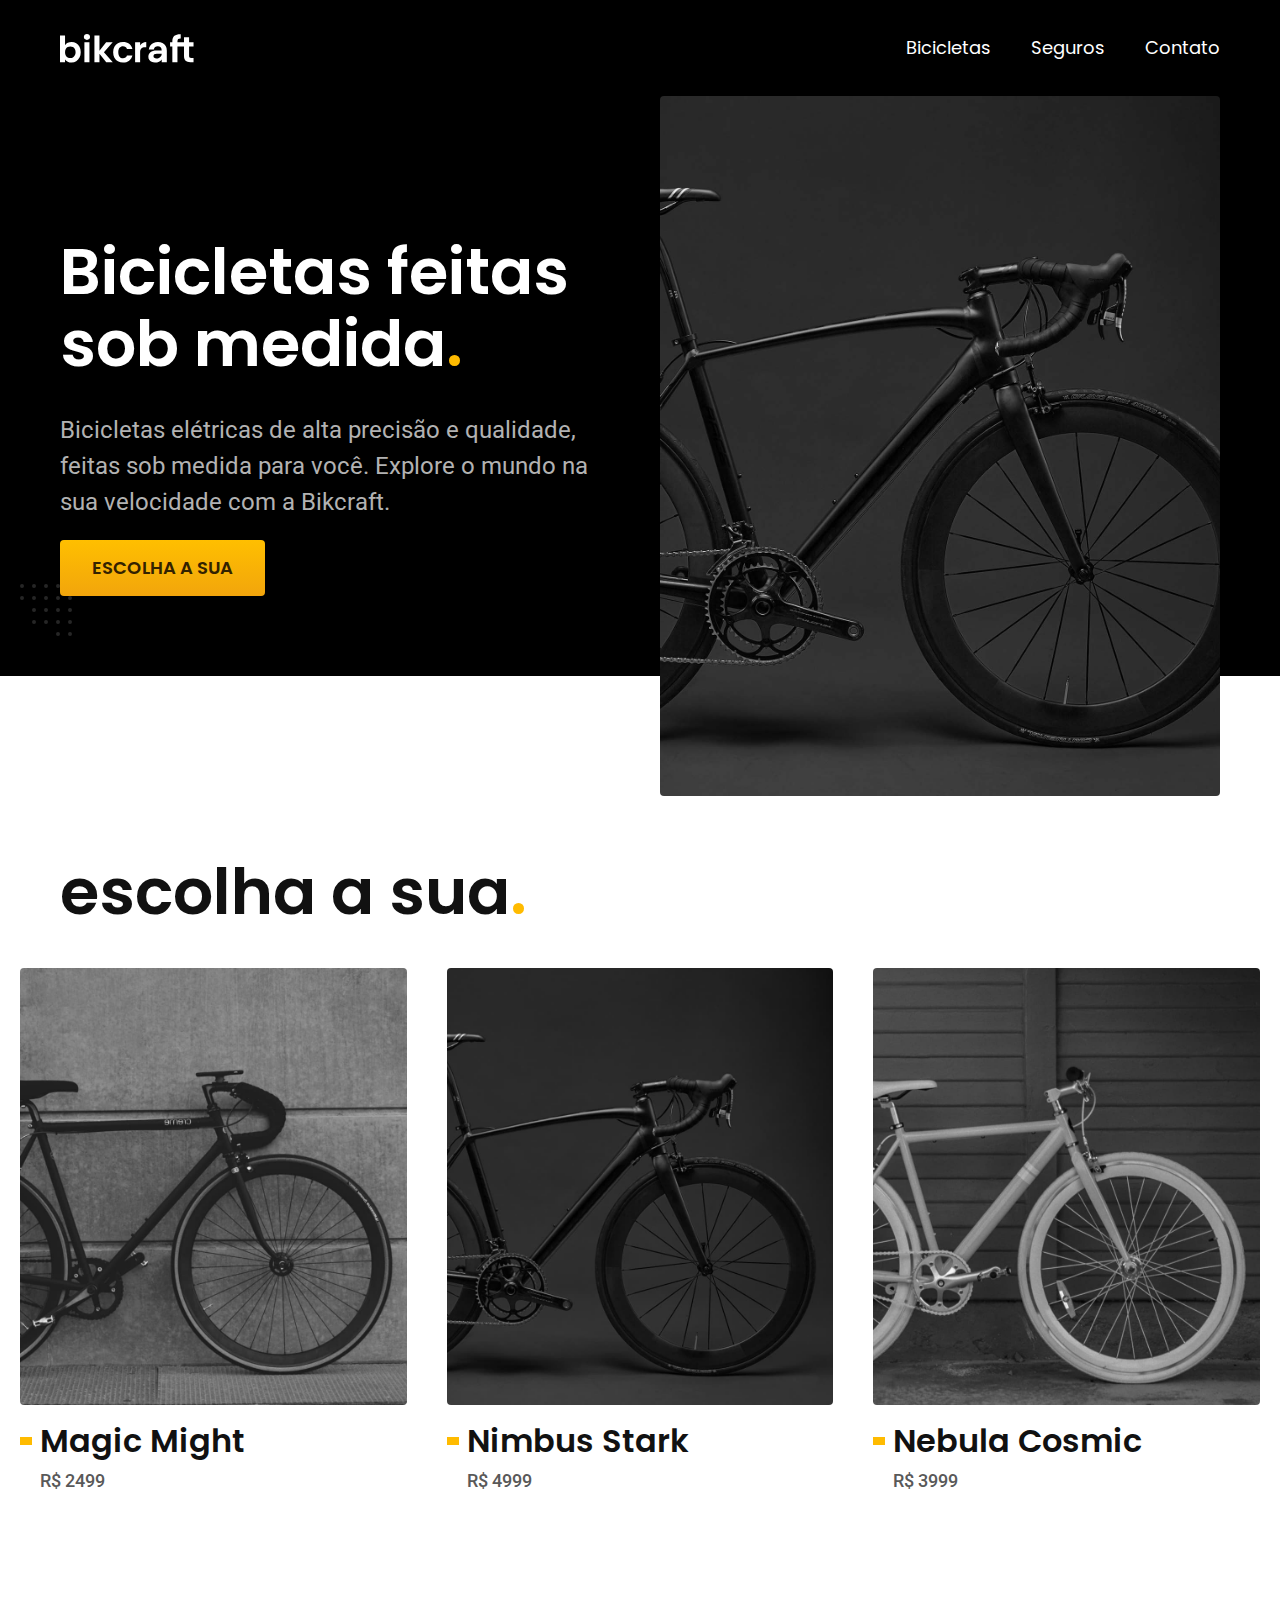
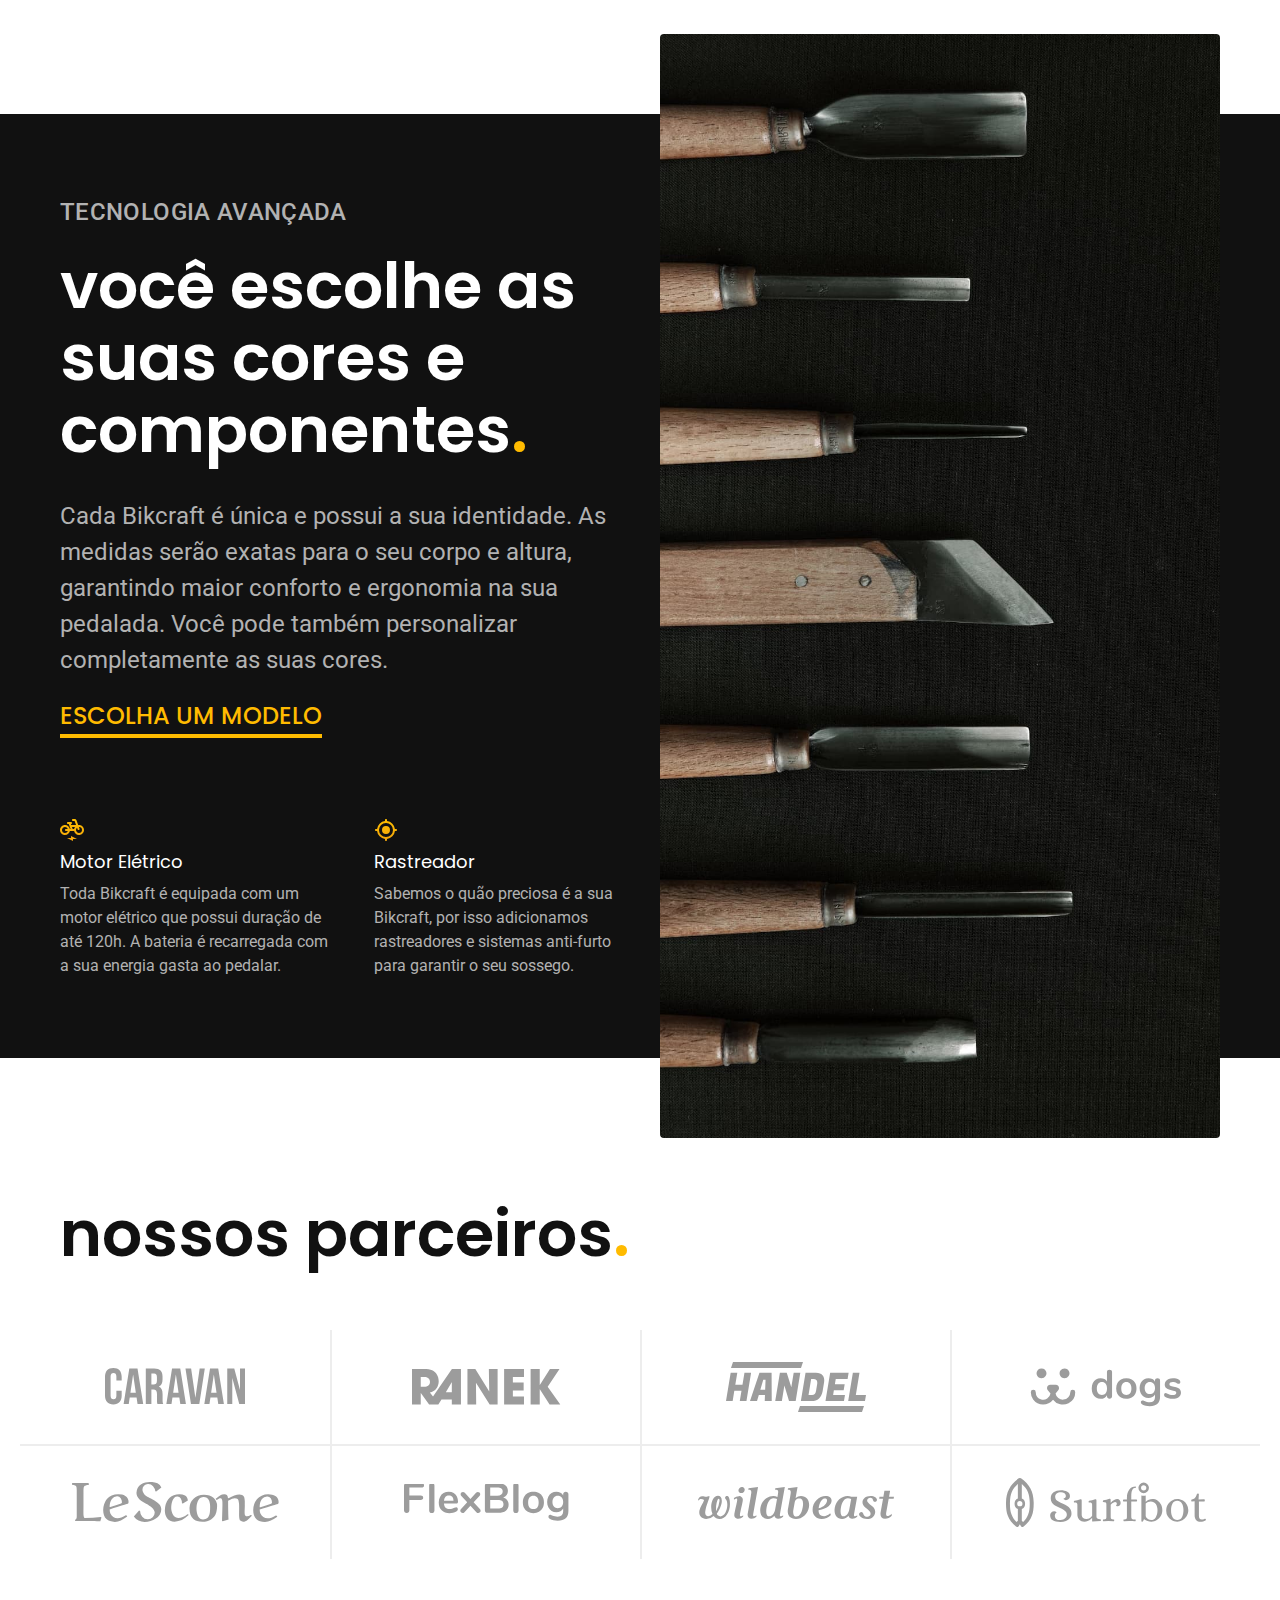
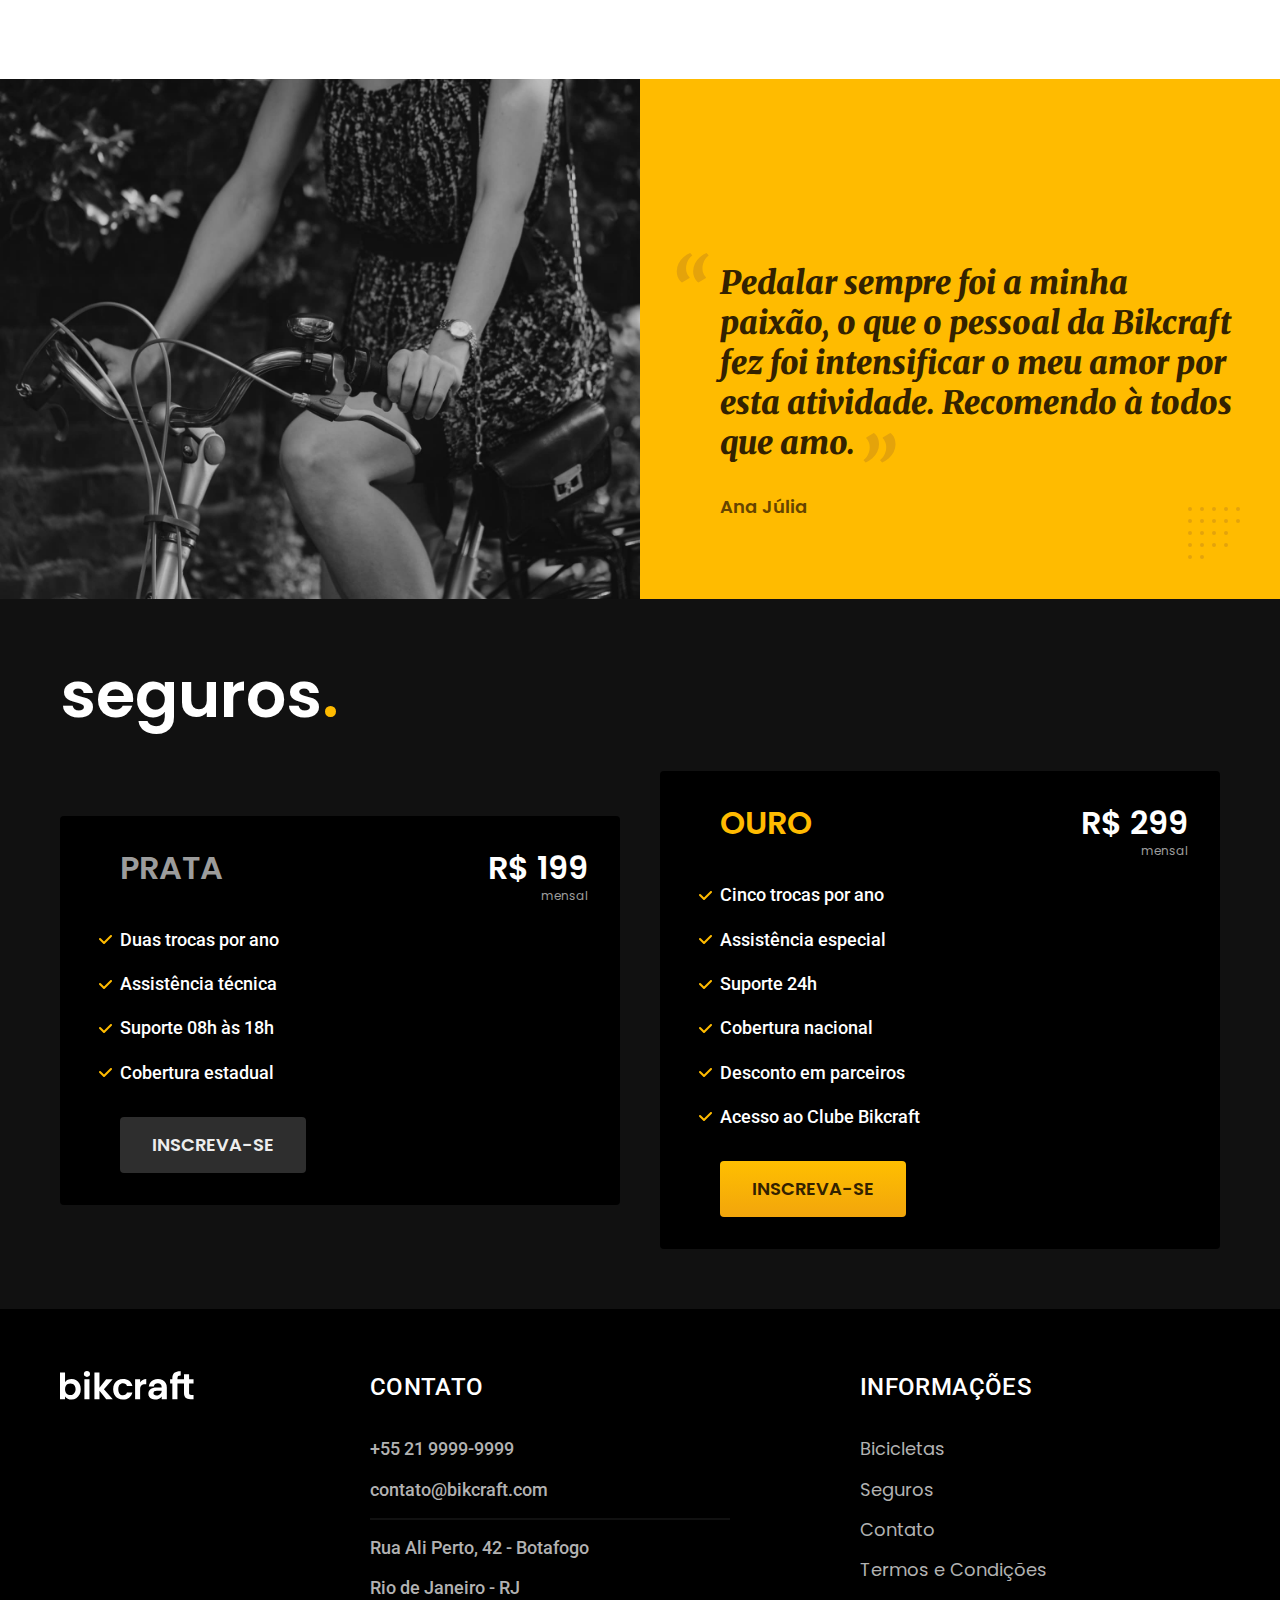
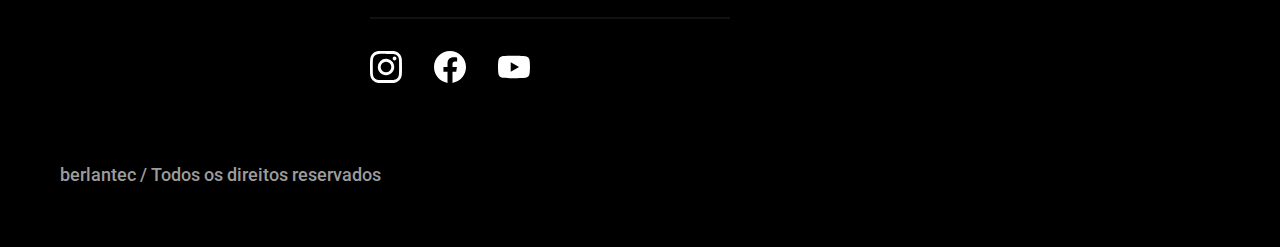
<file: index.html>
<!DOCTYPE html>
<html lang="pt-br">

<head>
  <meta charset="UTF-8">
  <meta name="viewport" content="width=device-width, initial-scale=1.0">

  <title>Bikcraft - Bicicletas Elétricas</title>
  <meta name="description" content="Bicicletas elétricas de alta precisão e qualidade, feitas sob medida para o cliente. Explore o mundo na sua velocidade com a Bikcraft.">
  <link rel="icon" href="./favicon.svg" type="image/svg+xml">
  <link rel="preload" href="./css/style.min.css" as="style">
  <link rel="stylesheet" href="./css/style.min.css">
  <script>document.documentElement.classList.add('js');</script>
  
  <link rel="preconnect" href="https://fonts.googleapis.com">
  <link rel="preconnect" href="https://fonts.gstatic.com" crossorigin>
  <link href="https://fonts.googleapis.com/css2?family=Merriweather:ital,wght@1,900&family=Poppins:wght@400;600&family=Roboto:wght@400;500&display=swap" rel="stylesheet">
</head>

<body>
  <header class="header-bg">
    <div class="header container">
      <a href="./">
        <img src="./img/bikcraft.svg" width="136" height="32" alt="Bikcraft">
      </a>

      <nav aria-label="primaria">
        <ul class="header-menu font-1-m cor-0">
          <li><a href="./bicicletas.html">Bicicletas</a></li>
          <li><a href="./seguros.html">Seguros</a></li>
          <li><a href="./contato.html">Contato</a></li>
        </ul>
      </nav>
    </div>
  </header>

  <main class="introducao-bg">
    <div class="introducao container">
      <div class="introducao-conteudo">
        <h1 class="font-1-xxl cor-0 fadeInDown" data-anime="200">Bicicletas feitas sob medida<span class="cor-p1">.</span></h1>
        <p class="font-2-l cor-5 fadeInDown" data-anime="400">Bicicletas elétricas de alta precisão e qualidade, feitas sob medida para você. Explore o mundo na sua velocidade com a Bikcraft.</p>
        <a class="botao fadeInDown" data-anime="600" href="./bicicletas.html">Escolha a sua</a>
      </div>
      <picture data-anime="600" class="fadeInDown">
        <source media="(max-width: 800px)" srcset="./img/bicicletas/nimbus.jpg">
        <img src="./img/fotos/introducao.jpg" width="1280" height="1600" alt="Bicicleta elétrica preta.">
      </picture>
    </div>
  </main>

  <article class="bicicletas-lista">
    <h2 class="container font-1-xxl">escolha a sua<span class="cor-p1">.</span></h2>

    <ul>
      <li>
        <a href="./bicicletas/magic.html">
          <img src="./img/bicicletas/magic-home.jpg" alt="Bicicleta preta" width="920" height="1040">
          <h3 class="font-1-xl">Magic Might</h3>
          <span class="font-2-m cor-8">R$ 2499</span>
        </a>
      </li>
      <li>
        <a href="./bicicletas/nimbus.html">
          <img src="./img/bicicletas/nimbus-home.jpg" alt="Bicicleta preta" width="920" height="1040">
          <h3 class="font-1-xl">Nimbus Stark</h3>
          <span class="font-2-m cor-8">R$ 4999</span>
        </a>
      </li>
      <li>
        <a href="./bicicletas/nebula.html">
          <img src="./img/bicicletas/nebula-home.jpg" alt="Bicicleta preta" width="920" height="1040">
          <h3 class="font-1-xl">Nebula Cosmic</h3>
          <span class="font-2-m cor-8">R$ 3999</span>
        </a>
      </li>
    </ul>
  </article>

  <article class="tecnologia-bg">
    <div class="tecnologia container">
      <div class="tecnologia-conteudo">
        <span class="font-2-l-b cor-5">Tecnologia Avançada</span>
        <h2 class="font-1-xxl cor-0">você escolhe as suas cores e componentes<span class="cor-p1">.</span></h2>
        <p class="font-2-l cor-5">Cada Bikcraft é única e possui a sua identidade. As medidas serão exatas para o seu corpo e altura, garantindo maior conforto e ergonomia na sua pedalada. Você pode também personalizar completamente as suas cores.</p>
        <a class="link" href="./bicicletas.html">Escolha um modelo</a>
        <div class="tecnologia-vantagens">
          <div>
            <img src="./img/icones/eletrica.svg" width="24" height="24" alt="">
            <h3 class="font-1-m cor-0">Motor Elétrico</h3>
            <p class="font-2-s cor-5">Toda Bikcraft é equipada com um motor elétrico que possui duração de até 120h. A bateria é recarregada com a sua energia gasta ao pedalar.</p>
          </div>
          <div>
            <img src="./img/icones/rastreador.svg" width="24" height="24" alt="">
            <h3 class="font-1-m cor-0">Rastreador</h3>
            <p class="font-2-s cor-5">Sabemos o quão preciosa é a sua Bikcraft, por isso adicionamos rastreadores e sistemas anti-furto para garantir o seu sossego.</p>
          </div>
        </div>
      </div>
      <div class="tecnologia-imagem">
        <img src="./img/fotos/tecnologia.jpg" width="1200" height="1920" alt="">
      </div>
    </div>
  </article>

  <section class="parceiros" aria-label="Nossos Parceiros">
    <h2 class="container font-1-xxl">nossos parceiros<span class="cor-p1">.</span></h2>

    <ul>
      <li><img src="./img/parceiros/caravan.svg" alt="Caravan" width="140" height="38"></li>
      <li><img src="./img/parceiros/ranek.svg" alt="Ranek" width="149" height="36"></li>
      <li><img src="./img/parceiros/handel.svg" alt="Handel" width="140" height="50"></li>
      <li><img src="./img/parceiros/dogs.svg" alt="Dogs" width="152" height="39"></li>
      <li><img src="./img/parceiros/lescone.svg" alt="LeScone" width="208" height="41"></li>
      <li><img src="./img/parceiros/flexblog.svg" alt="FlexBlog" width="165" height="38"></li>
      <li><img src="./img/parceiros/wildbeast.svg" alt="Wildbeast" width="196" height="34"></li>
      <li><img src="./img/parceiros/surfbot.svg" alt="Surfbot" width="200" height="49"></li>
    </ul>
  </section>

  <section class="depoimento" aria-label="Depoimento">
    <div>
      <img src="./img/fotos/depoimento.jpg" width="1560" height="1360" alt="Pessoa pedalando uma bicicleta Bikcraft">
    </div>
    <div class="depoimento-conteudo">
      <blockquote class="font-1-xl cor-p5">
        <p>Pedalar sempre foi a minha paixão, o que o pessoal da Bikcraft fez foi intensificar o meu amor por esta atividade. Recomendo à todos que amo.</p>
      </blockquote>
      <span class="font-1-m-b cor-p4">Ana Júlia</span>
    </div>
  </section>

  <article class="seguros-bg">
    <div class="seguros container">
      <h2 class="font-1-xxl cor-0">seguros<span class="cor-p1">.</span></h2>
      <div class="seguros-item">
        <h3 class="font-1-xl cor-6">PRATA</h3>
        <span class="font-1-xl cor-0">R$ 199 <span class="font-1-xs cor-6">mensal</span></span>
        <ul class="font-2-m cor-0">
          <li>Duas trocas por ano</li>
          <li>Assistência técnica</li>
          <li>Suporte 08h às 18h</li>
          <li>Cobertura estadual</li>
        </ul>
        <a class="botao secundario" href="./orcamento.html">Inscreva-se</a>
      </div>

      <div class="seguros-item">
        <h3 class="font-1-xl cor-p1">OURO</h3>
        <span class="font-1-xl cor-0">R$ 299 <span class="font-1-xs cor-6">mensal</span></span>
        <ul class="font-2-m cor-0">
          <li>Cinco trocas por ano</li>
          <li>Assistência especial</li>
          <li>Suporte 24h</li>
          <li>Cobertura nacional</li>
          <li>Desconto em parceiros</li>
          <li>Acesso ao Clube Bikcraft</li>
        </ul>
        <a class="botao" href="./orcamento.html">Inscreva-se</a>
      </div>
    </div>
  </article>

  <footer class="footer-bg">
    <div class="footer container">
      <img src="./img/bikcraft.svg" width="136" height="32" alt="Bikcraft">
      <div class="footer-contato">
        <h3 class="font-2-l-b cor-0">Contato</h3>
        <ul class="font-2-m cor-5">
          <li><a href="tel:+552199999999">+55 21 9999-9999</a></li>
          <li><a href="mailto:contato@bikcraft.com">contato@bikcraft.com</a></li>
          <li>Rua Ali Perto, 42 - Botafogo</li>
          <li>Rio de Janeiro - RJ</li>
        </ul>
        <div class="footer-redes">
          <a href="./">
            <img src="./img/redes/instagram.svg" width="32" height="32" alt="Instagram">
          </a>
          <a href="./">
            <img src="./img/redes/facebook.svg" width="32" height="32" alt="Facebook">
          </a>
          <a href="./">
            <img src="./img/redes/youtube.svg" width="32" height="32" alt="Youtube">
          </a>
        </div>
      </div>
      <div class="footer-informacoes">
        <h3 class="font-2-l-b cor-0">Informações</h3>
        <nav>
          <ul class="font-1-m cor-5">
            <li><a href="./bicicletas.html">Bicicletas</a></li>
            <li><a href="./seguros.html">Seguros</a></li>
            <li><a href="./contato.html">Contato</a></li>
            <li><a href="./termos.html">Termos e Condições</a></li>
          </ul>
        </nav>
      </div>
      <p class="footer-copy font-2-m cor-6">berlantec / Todos os direitos reservados</p>
    </div>
  </footer>
   
  <script src="./js/plugins/simple-anime.js"></script>
  <script src="./js/script.js"></script>
</body>

</html>
</file>
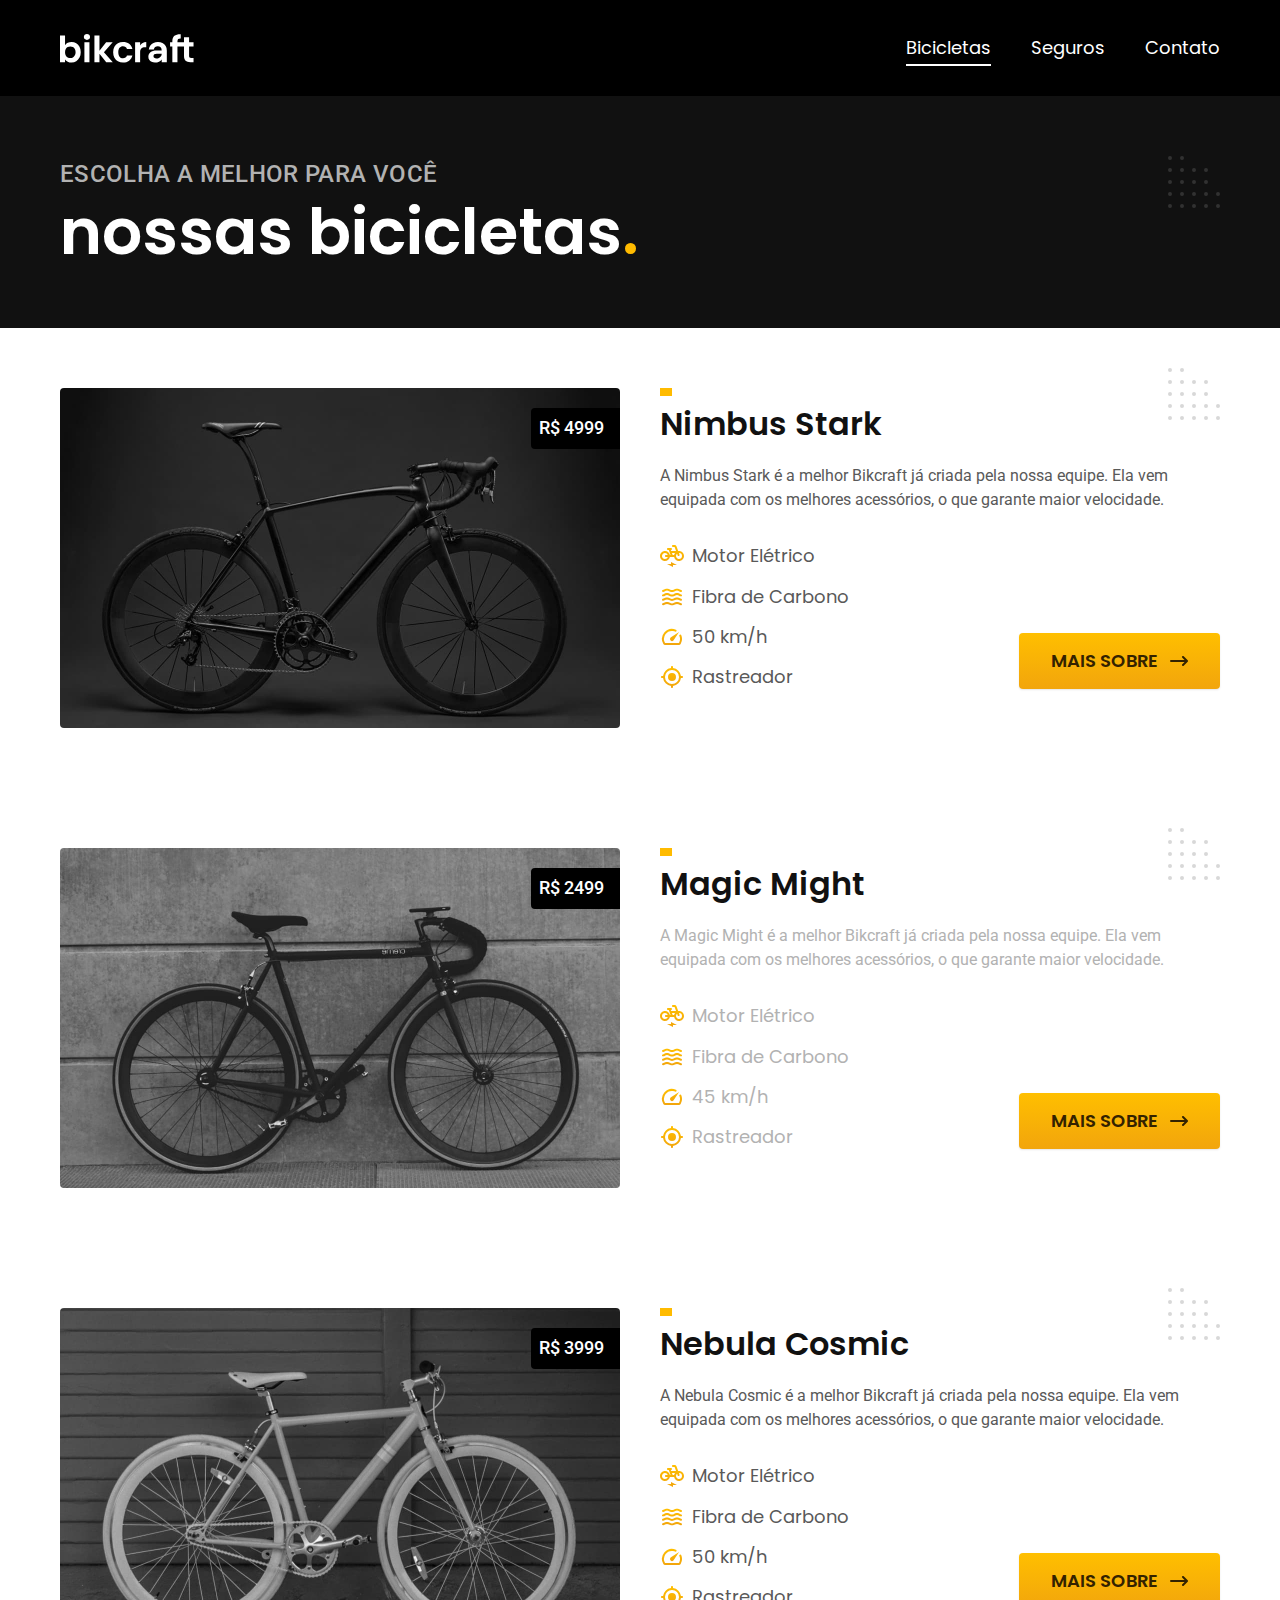
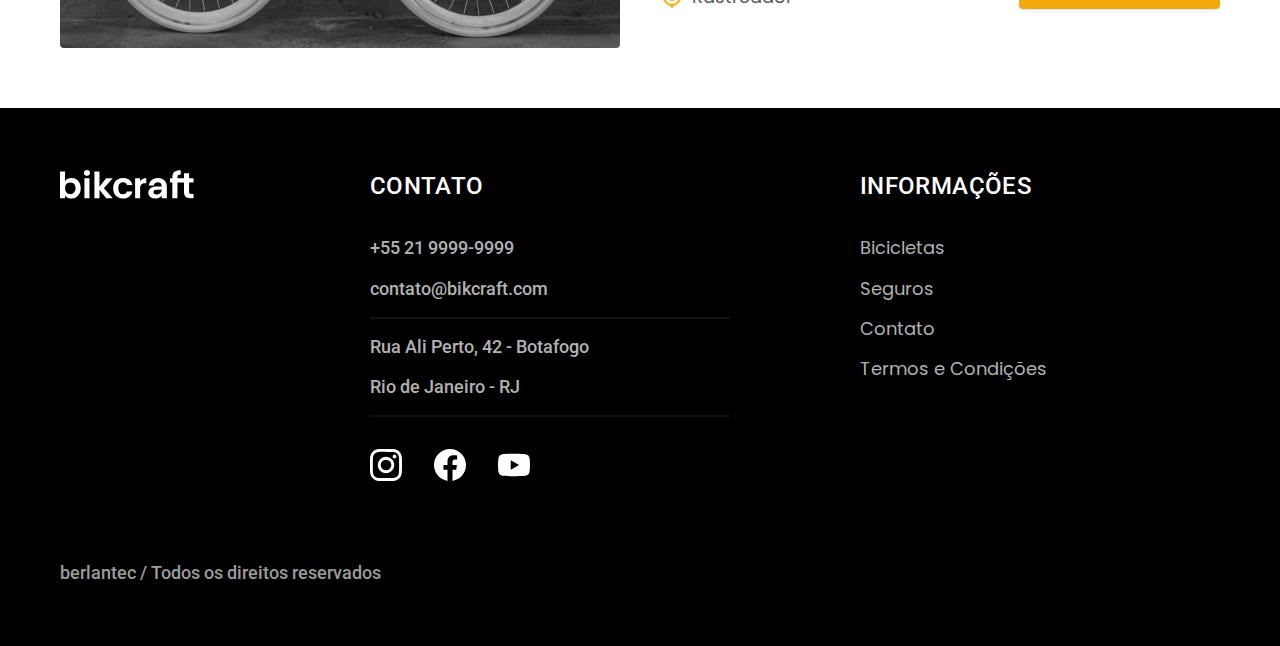
<file: bicicletas.html>
<!DOCTYPE html>
<html lang="pt-br">

<head>
  <meta charset="UTF-8">
  <meta name="viewport" content="width=device-width, initial-scale=1.0">

  <title>Bicicletas | Bikcraft</title>
  <meta name="description" content="Bicicletas">
  <link rel="icon" href="./favicon.svg" type="image/svg+x">
  <link rel="preload" href="./css/style.min.css" as="style">
  <link rel="stylesheet" href="./css/style.min.css">
  <script>document.documentElement.classList.add('js');</script>
  
  <link rel="preconnect" href="https://fonts.googleapis.com">
  <link rel="preconnect" href="https://fonts.gstatic.com" crossorigin>
  <link href="https://fonts.googleapis.com/css2?family=Merriweather:ital,wght@1,900&family=Poppins:wght@400;600&family=Roboto:wght@400;500&display=swap" rel="stylesheet">
</head>

<body id="bicicletas">
  <header class="header-bg">
    <div class="header container">
      <a href="./">
        <img src="./img/bikcraft.svg" alt="Bikcraft">
      </a>

      <nav aria-label="primaria">
        <ul class="header-menu font-1-m cor-0">
          <li><a href="./bicicletas.html">Bicicletas</a></li>
          <li><a href="./seguros.html">Seguros</a></li>
          <li><a href="./contato.html">Contato</a></li>
        </ul>
      </nav>
    </div>
  </header>

  <main>
    <div class="titulo-bg">
      <div class="titulo container">
        <p class="font-2-l-b cor-5">Escolha a melhor para você</p>
        <h1 class="font-1-xxl cor-0">nossas bicicletas<span class="cor-p1">.</span></h1>
      </div>
    </div>

    <div class="bicicletas container">
      <div class="bicicletas-imagem">
        <img src="./img/bicicletas/nimbus.jpg" alt="Bicicleta preta">
        <span class="font-2-m cor-0">R$ 4999</span>
      </div>
      <div class="bicicletas-conteudo">
        <h2 class="font-1-xl">Nimbus Stark</h2>
        <p class="font-2-s cor-8">A Nimbus Stark é a melhor Bikcraft já criada pela nossa equipe. Ela vem equipada com os melhores acessórios, o que garante maior velocidade.</p>
        <ul class="font-1-m cor-8">
          <li>
            <img src="./img/icones/eletrica.svg" alt="">
            Motor Elétrico
          </li>
          <li>
            <img src="./img/icones/carbono.svg" alt="">
            Fibra de Carbono
          </li>
          <li>
            <img src="./img/icones/velocidade.svg" alt="">
            50 km/h
          </li>
          <li>
            <img src="./img/icones/rastreador.svg" alt="">
            Rastreador
          </li>
        </ul>
        <a class="botao seta" href="./bicicletas/nimbus.html">Mais Sobre</a>
      </div>
    </div>
    <div class="bicicletas-bg">
      <div class="bicicletas container">
        <div class="bicicletas-imagem">
          <img src="./img/bicicletas/magic.jpg" alt="Bicicleta preta">
          <span class="font-2-m cor-0">R$ 2499</span>
        </div>
        <div class="bicicletas-conteudo">
          <h2 class="font-1-xl cor-13">Magic Might</h2>
          <p class="font-2-s cor-5">A Magic Might é a melhor Bikcraft já criada pela nossa equipe. Ela vem equipada com os melhores acessórios, o que garante maior velocidade.</p>
          <ul class="font-1-m cor-5">
            <li>
              <img src="./img/icones/eletrica.svg" alt="">
              Motor Elétrico
            </li>
            <li>
              <img src="./img/icones/carbono.svg" alt="">
              Fibra de Carbono
            </li>
            <li>
              <img src="./img/icones/velocidade.svg" alt="">
              45 km/h
            </li>
            <li>
              <img src="./img/icones/rastreador.svg" alt="">
              Rastreador
            </li>
          </ul>
          <a class="botao seta" href="./bicicletas/magic.html">Mais Sobre</a>
        </div>
      </div>
    </div>

    <div class="bicicletas container">
      <div class="bicicletas-imagem">
        <img src="./img/bicicletas/nebula.jpg" alt="Bicicleta preta">
        <span class="font-2-m cor-0">R$ 3999</span>
      </div>
      <div class="bicicletas-conteudo">
        <h2 class="font-1-xl">Nebula Cosmic</h2>
        <p class="font-2-s cor-8">A Nebula Cosmic é a melhor Bikcraft já criada pela nossa equipe. Ela vem equipada com os melhores acessórios, o que garante maior velocidade.</p>
        <ul class="font-1-m cor-8">
          <li>
            <img src="./img/icones/eletrica.svg" alt="">
            Motor Elétrico
          </li>
          <li>
            <img src="./img/icones/carbono.svg" alt="">
            Fibra de Carbono
          </li>
          <li>
            <img src="./img/icones/velocidade.svg" alt="">
            50 km/h
          </li>
          <li>
            <img src="./img/icones/rastreador.svg" alt="">
            Rastreador
          </li>
        </ul>
        <a class="botao seta" href="./bicicletas/nebula.html">Mais Sobre</a>
      </div>
    </div>

  </main>

  <footer class="footer-bg">
    <div class="footer container">
      <img src="./img/bikcraft.svg" alt="Bikcraft">
      <div class="footer-contato">
        <h3 class="font-2-l-b cor-0">Contato</h3>
        <ul class="font-2-m cor-5">
          <li><a href="tel:+552199999999">+55 21 9999-9999</a></li>
          <li><a href="mailto:contato@bikcraft.com">contato@bikcraft.com</a></li>
          <li>Rua Ali Perto, 42 - Botafogo</li>
          <li>Rio de Janeiro - RJ</li>
        </ul>
        <div class="footer-redes">
          <a href="./">
            <img src="./img/redes/instagram.svg" alt="Instagram">
          </a>
          <a href="./">
            <img src="./img/redes/facebook.svg" alt="Facebook">
          </a>
          <a href="./">
            <img src="./img/redes/youtube.svg" alt="Youtube">
          </a>
        </div>
      </div>
      <div class="footer-informacoes">
        <h3 class="font-2-l-b cor-0">Informações</h3>
        <nav>
          <ul class="font-1-m cor-5">
            <li><a href="./bicicletas.html">Bicicletas</a></li>
            <li><a href="./seguros.html">Seguros</a></li>
            <li><a href="./contato.html">Contato</a></li>
            <li><a href="./termos.html">Termos e Condições</a></li>
          </ul>
        </nav>
      </div>
      <p class="footer-copy font-2-m cor-6">berlantec / Todos os direitos reservados</p>
    </div>
  </footer>
 <script src="./js/script.js"></script>
</body>

</html>
</file>
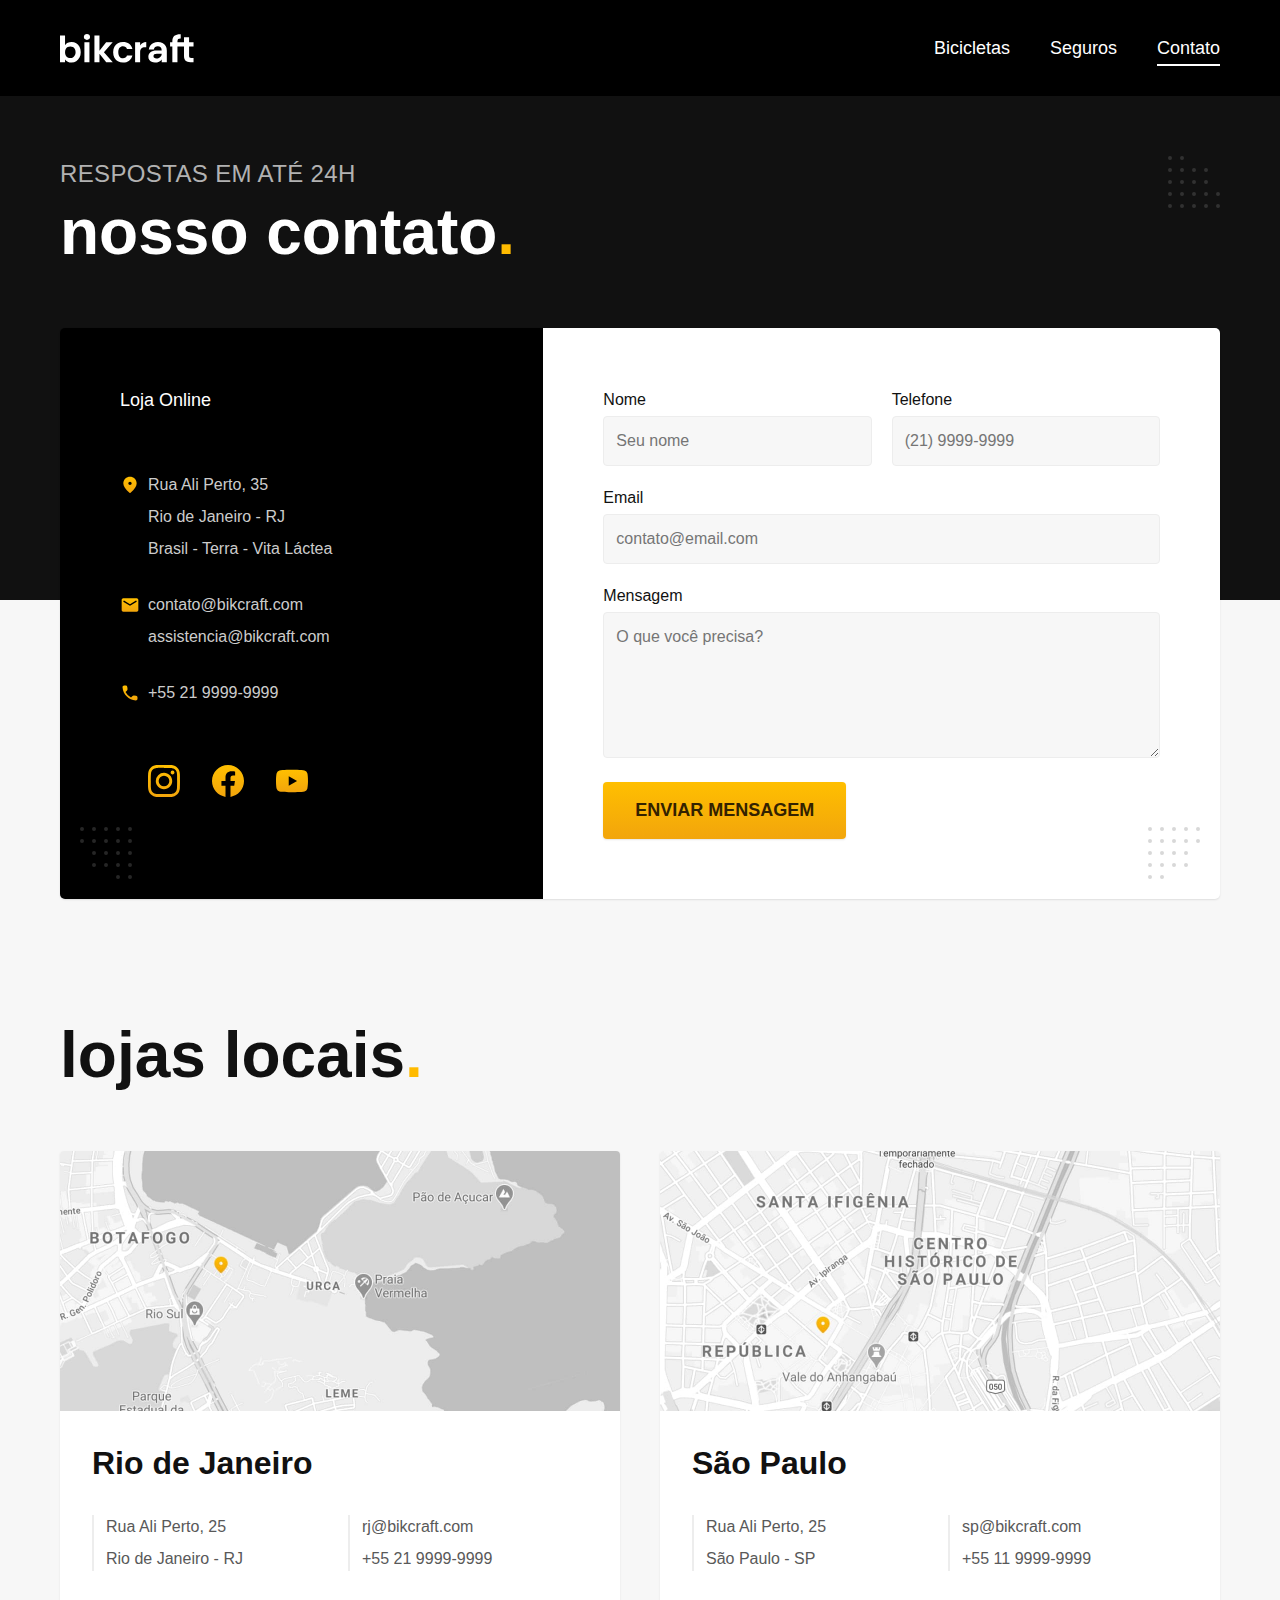
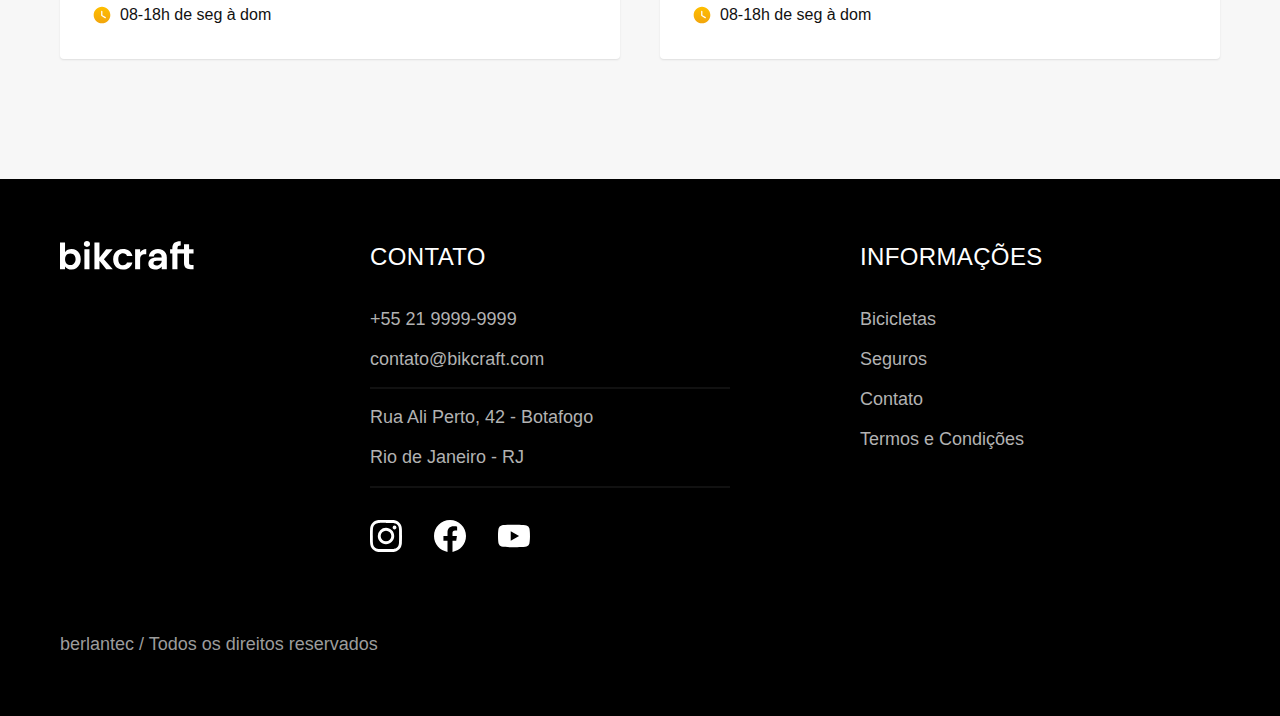
<file: contato.html>
<!DOCTYPE html>
<html lang="pt-br">

<head>
  <meta charset="UTF-8">
  <meta name="viewport" content="width=device-width, initial-scale=1.0">

  <title>Contato | Bikcraft</title>
  <meta name="description" content="Contato.">
  <script>document.documentElement.classList.add('js');</script>
  <link rel="icon" href="./favicon.svg" type="image/svg+x">
  <link rel="preload" href="./css/style.min.css" as="style">
  <link rel="stylesheet" href="./css/style.min.css">
</head>

<body id="contato">
  <header class="header-bg">
    <div class="header container">
      <a href="./">
        <img src="./img/bikcraft.svg" alt="Bikcraft">
      </a>

      <nav aria-label="primaria">
        <ul class="header-menu font-1-m cor-0">
          <li><a href="./bicicletas.html">Bicicletas</a></li>
          <li><a href="./seguros.html">Seguros</a></li>
          <li><a href="./contato.html">Contato</a></li>
        </ul>
      </nav>
    </div>
  </header>

  <main>
    <div class="titulo-bg">
      <div class="titulo container">
        <p class="font-2-l-b cor-5">Respostas em até 24h</p>
        <h1 class="font-1-xxl cor-0">nosso contato<span class="cor-p1">.</span></h1>
      </div>
    </div>

    <div class="contato container">
      <section class="contato-dados" aria-label="Endereço">
        <h2 class="font-1-m cor-0">Loja Online</h2>
        <div class="contato-endereco font-2-s cor-4">
          <p>Rua Ali Perto, 35</p>
          <p>Rio de Janeiro - RJ</p>
          <p>Brasil - Terra - Vita Láctea</p>
        </div>
        <address class="contato-meios font-2-s cor-4">
          <a href="mailto:contato@bikcraft.com">contato@bikcraft.com</a>
          <a href="mailto:assistencia@bikcraft.com">assistencia@bikcraft.com</a>
          <a href="tel:+552199999999">+55 21 9999-9999</a>
        </address>
        <div class="contato-redes">
          <a href="./">
            <img src="./img/redes/instagram-p.svg" alt="Instagram">
          </a>
          <a href="./">
            <img src="./img/redes/facebook-p.svg" alt="Facebook">
          </a>
          <a href="./">
            <img src="./img/redes/youtube-p.svg" alt="Youtube">
          </a>
        </div>
      </section>
      <section class="contato-formulario" aria-label="Formulário">
        <form class="form" action="./contato.html">
          <div>
            <label for="nome">Nome</label>
            <input type="text" id="nome" name="nome" placeholder="Seu nome">
          </div>
          <div>
            <label for="telefone">Telefone</label>
            <input type="text" id="telefone" name="telefone" placeholder="(21) 9999-9999">
          </div>
          <div class="col-2">
            <label for="email">Email</label>
            <input type="email" id="email" name="email" placeholder="contato@email.com">
          </div>
          <div class="col-2">
            <label for="mensagem">Mensagem</label>
            <textarea rows="5" id="mensagem" name="mensagem" placeholder="O que você precisa?"></textarea>
          </div>
          <button class="botao col-2">Enviar Mensagem</button>
        </form>
      </section>
    </div>
  </main>

  <article class="lojas container">
    <h2 class="font-1-xxl">lojas locais<span class="cor-p1">.</span></h2>
    <div class="lojas-item">
      <img src="./img/lojas/rj.jpg" alt="mapa marcando o endereço em Rua Ali Perto, 25 - Rio de Janeiro - RJ">
      <div class="lojas-conteudo">
        <h3 class="font-1-xl">Rio de Janeiro</h3>
        <div class="lojas-dados font-2-s cor-8">
          <p>Rua Ali Perto, 25</p>
          <p>Rio de Janeiro - RJ</p>
        </div>
        <div class="lojas-dados font-2-s cor-8">
          <a href="mailto:rj@bikcraft.com">rj@bikcraft.com</a>
          <a href="tel:+552199999999">+55 21 9999-9999</a>
        </div>
        <p class="lojas-tempo font-1-s"><img src="./img/icones/horario.svg" alt="">08-18h de seg à dom</p>
      </div>
    </div>

    <div class="lojas-item">
      <img src="./img/lojas/sp.jpg" alt="mapa marcando o endereço em Rua Ali Perto, 25 - São Paulo - SP">
      <div class="lojas-conteudo">
        <h3 class="font-1-xl">São Paulo</h3>
        <div class="lojas-dados font-2-s cor-8">
          <p>Rua Ali Perto, 25</p>
          <p>São Paulo - SP</p>
        </div>
        <div class="lojas-dados font-2-s cor-8">
          <a href="mailto:sp@bikcraft.com">sp@bikcraft.com</a>
          <a href="tel:+551199999999">+55 11 9999-9999</a>
        </div>
        <p class="lojas-tempo font-1-s"><img src="./img/icones/horario.svg" alt="">08-18h de seg à dom</p>
      </div>
    </div>
  </article>

  <footer class="footer-bg">
    <div class="footer container">
      <img src="./img/bikcraft.svg" alt="Bikcraft">
      <div class="footer-contato">
        <h3 class="font-2-l-b cor-0">Contato</h3>
        <ul class="font-2-m cor-5">
          <li><a href="tel:+552199999999">+55 21 9999-9999</a></li>
          <li><a href="mailto:contato@bikcraft.com">contato@bikcraft.com</a></li>
          <li>Rua Ali Perto, 42 - Botafogo</li>
          <li>Rio de Janeiro - RJ</li>
        </ul>
        <div class="footer-redes">
          <a href="./">
            <img src="./img/redes/instagram.svg" alt="Instagram">
          </a>
          <a href="./">
            <img src="./img/redes/facebook.svg" alt="Facebook">
          </a>
          <a href="./">
            <img src="./img/redes/youtube.svg" alt="Youtube">
          </a>
        </div>
      </div>
      <div class="footer-informacoes">
        <h3 class="font-2-l-b cor-0">Informações</h3>
        <nav>
          <ul class="font-1-m cor-5">
            <li><a href="./bicicletas.html">Bicicletas</a></li>
            <li><a href="./seguros.html">Seguros</a></li>
            <li><a href="./contato.html">Contato</a></li>
            <li><a href="./termos.html">Termos e Condições</a></li>
          </ul>
        </nav>
      </div>
      <p class="footer-copy font-2-m cor-6">berlantec / Todos os direitos reservados</p>
    </div>
  </footer>
  <script src="./js/formulario.js"></script>
 <script src="./js/script.js"></script>
</body>

</html>
</file>
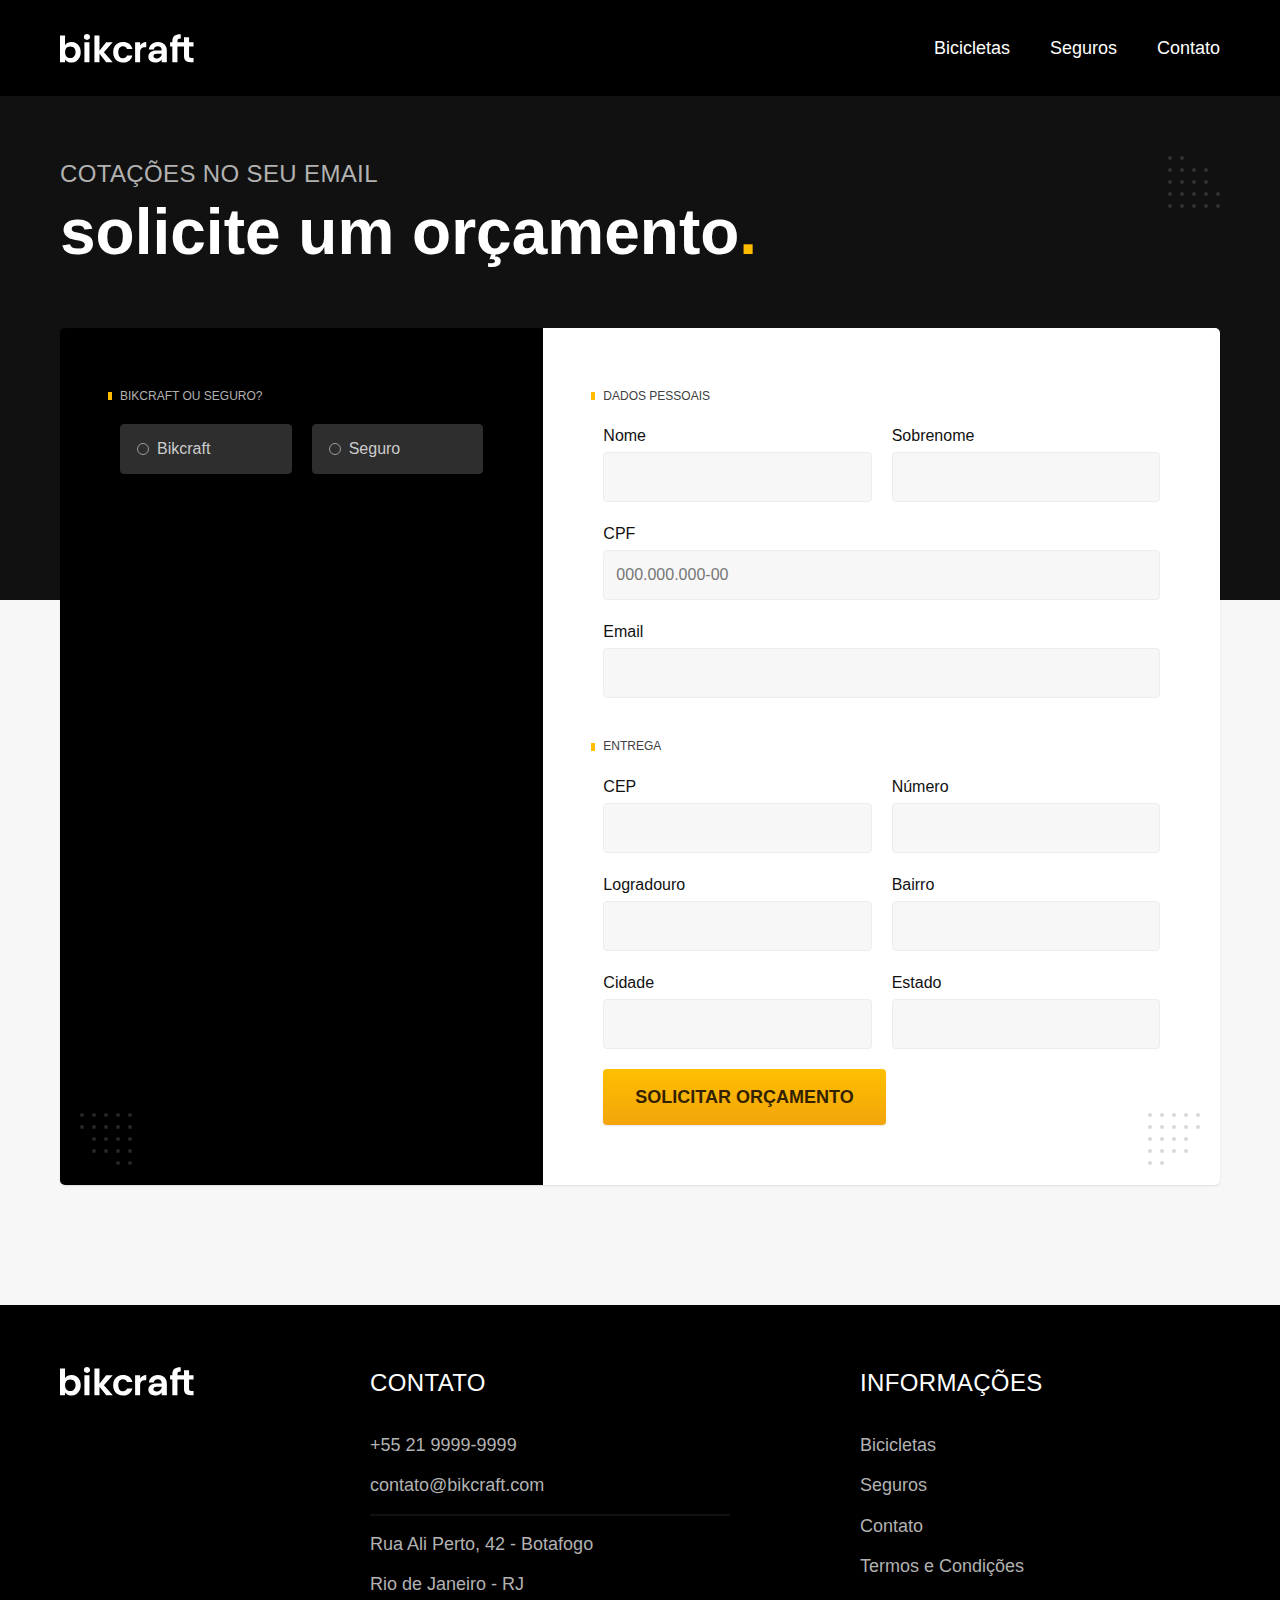
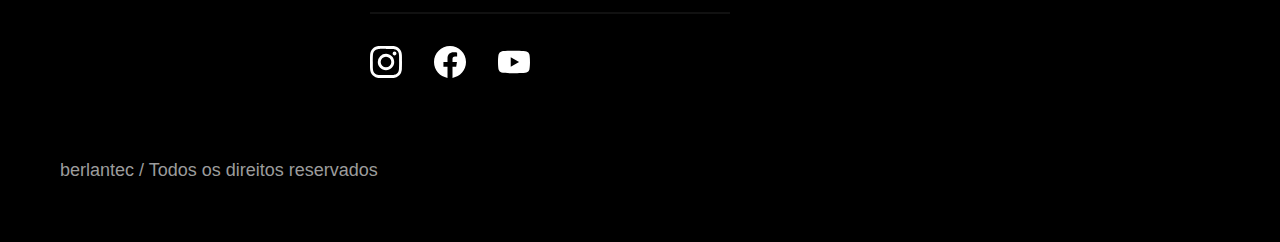
<file: orcamento.html>
<!DOCTYPE html>
<html lang="pt-br">

<head>
  <meta charset="UTF-8">
  <meta name="viewport" content="width=device-width, initial-scale=1.0">

  <title>Orçamento | Bikcraft</title>
  <meta name="description" content="Orçamento.">
  <script>document.documentElement.classList.add('js');</script>
  <link rel="icon" href="./favicon.svg" type="image/svg+x">
  <link rel="preload" href="./css/style.min.css" as="style">
  <link rel="stylesheet" href="./css/style.min.css">
</head>

<body id="orcamento">
  <header class="header-bg">
    <div class="header container">
      <a href="./">
        <img src="./img/bikcraft.svg" alt="Bikcraft">
      </a>

      <nav aria-label="primaria">
        <ul class="header-menu font-1-m cor-0">
          <li><a href="./bicicletas.html">Bicicletas</a></li>
          <li><a href="./seguros.html">Seguros</a></li>
          <li><a href="./contato.html">Contato</a></li>
        </ul>
      </nav>
    </div>
  </header>

  <main>
    <div class="titulo-bg">
      <div class="titulo container">
        <p class="font-2-l-b cor-5">Cotações no seu email</p>
        <h1 class="font-1-xxl cor-0">solicite um orçamento<span class="cor-p1">.</span></h1>
      </div>
    </div>

    <form class="orcamento container" action="./orcamento.html">
      <div class="orcamento-produto">
        <h2 class="font-1-xs cor-5">Bikcraft ou Seguro?</h2>

        <input type="radio" name="tipo" value="bikcraft" id="bikcraft">
        <label for="bikcraft">Bikcraft</label>

        <input type="radio" name="tipo" value="seguro" id="seguro">
        <label for="seguro">Seguro</label>

        <div class="orcamento-conteudo" id="orcamento-bikcraft">
          <h2 class="font-1-xs cor-5">Escolha a sua</h2>

          <input type="radio" name="produto" value="nimbus" id="nimbus">
          <label for="nimbus">Nimbus Stark <span>R$ 4999</span></label>
          <div class="orcamento-detalhes">
            <ul class="font-1-xs cor-8">
              <li><img src="./img/icones/eletrica.svg" alt=""> Motor Elétrico</li>
              <li><img src="./img/icones/carbono.svg" alt=""> Fibra de Carbono</li>
              <li><img src="./img/icones/velocidade.svg" alt=""> 50 km/h</li>
              <li><img src="./img/icones/rastreador.svg" alt=""> Rastreador</li>
            </ul>
            <img src="./img/bicicletas/nimbus.jpg" alt="Bicicleta preta">
          </div>

          <input type="radio" name="produto" value="magic" id="magic">
          <label for="magic">Magic Might <span>R$ 2499</span></label>
          <div class="orcamento-detalhes">
            <ul class="font-1-xs cor-8">
              <li><img src="./img/icones/eletrica.svg" alt=""> Motor Elétrico</li>
              <li><img src="./img/icones/carbono.svg" alt=""> Fibra de Carbono</li>
              <li><img src="./img/icones/velocidade.svg" alt=""> 45 km/h</li>
              <li><img src="./img/icones/rastreador.svg" alt=""> Rastreador</li>
            </ul>
            <img src="./img/bicicletas/magic.jpg" alt="Bicicleta preta">
          </div>

          <input type="radio" name="produto" value="nebula" id="nebula">
          <label for="nebula">Nebula Cosmic <span>R$ 3999</span></label>
          <div class="orcamento-detalhes">
            <ul class="font-1-xs cor-8">
              <li><img src="./img/icones/eletrica.svg" alt=""> Motor Elétrico</li>
              <li><img src="./img/icones/carbono.svg" alt=""> Fibra de Carbono</li>
              <li><img src="./img/icones/velocidade.svg" alt=""> 40 km/h</li>
              <li><img src="./img/icones/rastreador.svg" alt=""> Rastreador</li>
            </ul>
            <img src="./img/bicicletas/nebula.jpg" alt="Bicicleta branca">
          </div>

        </div>

        <div class="orcamento-conteudo" id="orcamento-seguro">
          <h2 class="font-1-xs cor-5">Escolha o plano</h2>

          <input type="radio" name="produto" value="prata" id="prata">
          <label for="prata">Prata <span>R$ 199</span></label>

          <input type="radio" name="produto" value="ouro" id="ouro">
          <label for="ouro">Ouro <span>R$ 299</span></label>
        </div>
      </div>
      <div class="orcamento-dados form">
        <h2 class="font-1-xs cor-9 col-2">dados pessoais</h2>
        <div>
          <label for="nome">Nome</label>
          <input type="text" id="nome" name="nome">
        </div>
        <div>
          <label for="sobrenome">Sobrenome</label>
          <input type="text" id="sobrenome" name="sobrenome">
        </div>
        <div class="col-2">
          <label for="cpf">CPF</label>
          <input type="text" id="cpf" name="cpf" placeholder="000.000.000-00">
        </div>
        <div class="col-2">
          <label for="email">Email</label>
          <input type="email" id="email" name="email">
        </div>
        <h2 class="font-1-xs cor-9 col-2">entrega</h2>
        <div>
          <label for="cep">CEP</label>
          <input type="text" id="cep" name="cep">
        </div>
        <div>
          <label for="numero">Número</label>
          <input type="text" id="numero" name="numero">
        </div>
        <div>
          <label for="logradouro">Logradouro</label>
          <input type="text" id="logradouro" name="logradouro">
        </div>
        <div>
          <label for="bairro">Bairro</label>
          <input type="text" id="bairro" name="bairro">
        </div>
        <div>
          <label for="cidade">Cidade</label>
          <input type="text" id="cidade" name="cidade">
        </div>
        <div>
          <label for="estado">Estado</label>
          <input type="text" id="estado" name="estado">
        </div>
        <button class="botao col-2">Solicitar Orçamento</button>
      </div>
    </form>
  </main>

  <footer class="footer-bg">
    <div class="footer container">
      <img src="./img/bikcraft.svg" alt="Bikcraft">
      <div class="footer-contato">
        <h3 class="font-2-l-b cor-0">Contato</h3>
        <ul class="font-2-m cor-5">
          <li><a href="tel:+552199999999">+55 21 9999-9999</a></li>
          <li><a href="mailto:contato@bikcraft.com">contato@bikcraft.com</a></li>
          <li>Rua Ali Perto, 42 - Botafogo</li>
          <li>Rio de Janeiro - RJ</li>
        </ul>
        <div class="footer-redes">
          <a href="./">
            <img src="./img/redes/instagram.svg" alt="Instagram">
          </a>
          <a href="./">
            <img src="./img/redes/facebook.svg" alt="Facebook">
          </a>
          <a href="./">
            <img src="./img/redes/youtube.svg" alt="Youtube">
          </a>
        </div>
      </div>
      <div class="footer-informacoes">
        <h3 class="font-2-l-b cor-0">Informações</h3>
        <nav>
          <ul class="font-1-m cor-5">
            <li><a href="./bicicletas.html">Bicicletas</a></li>
            <li><a href="./seguros.html">Seguros</a></li>
            <li><a href="./contato.html">Contato</a></li>
            <li><a href="./termos.html">Termos e Condições</a></li>
          </ul>
        </nav>
      </div>
      <p class="footer-copy font-2-m cor-6">berlantec / Todos os direitos reservados</p>
    </div>
  </footer>
 <script src="./js/script.js"></script>
</body>

</html>
</file>
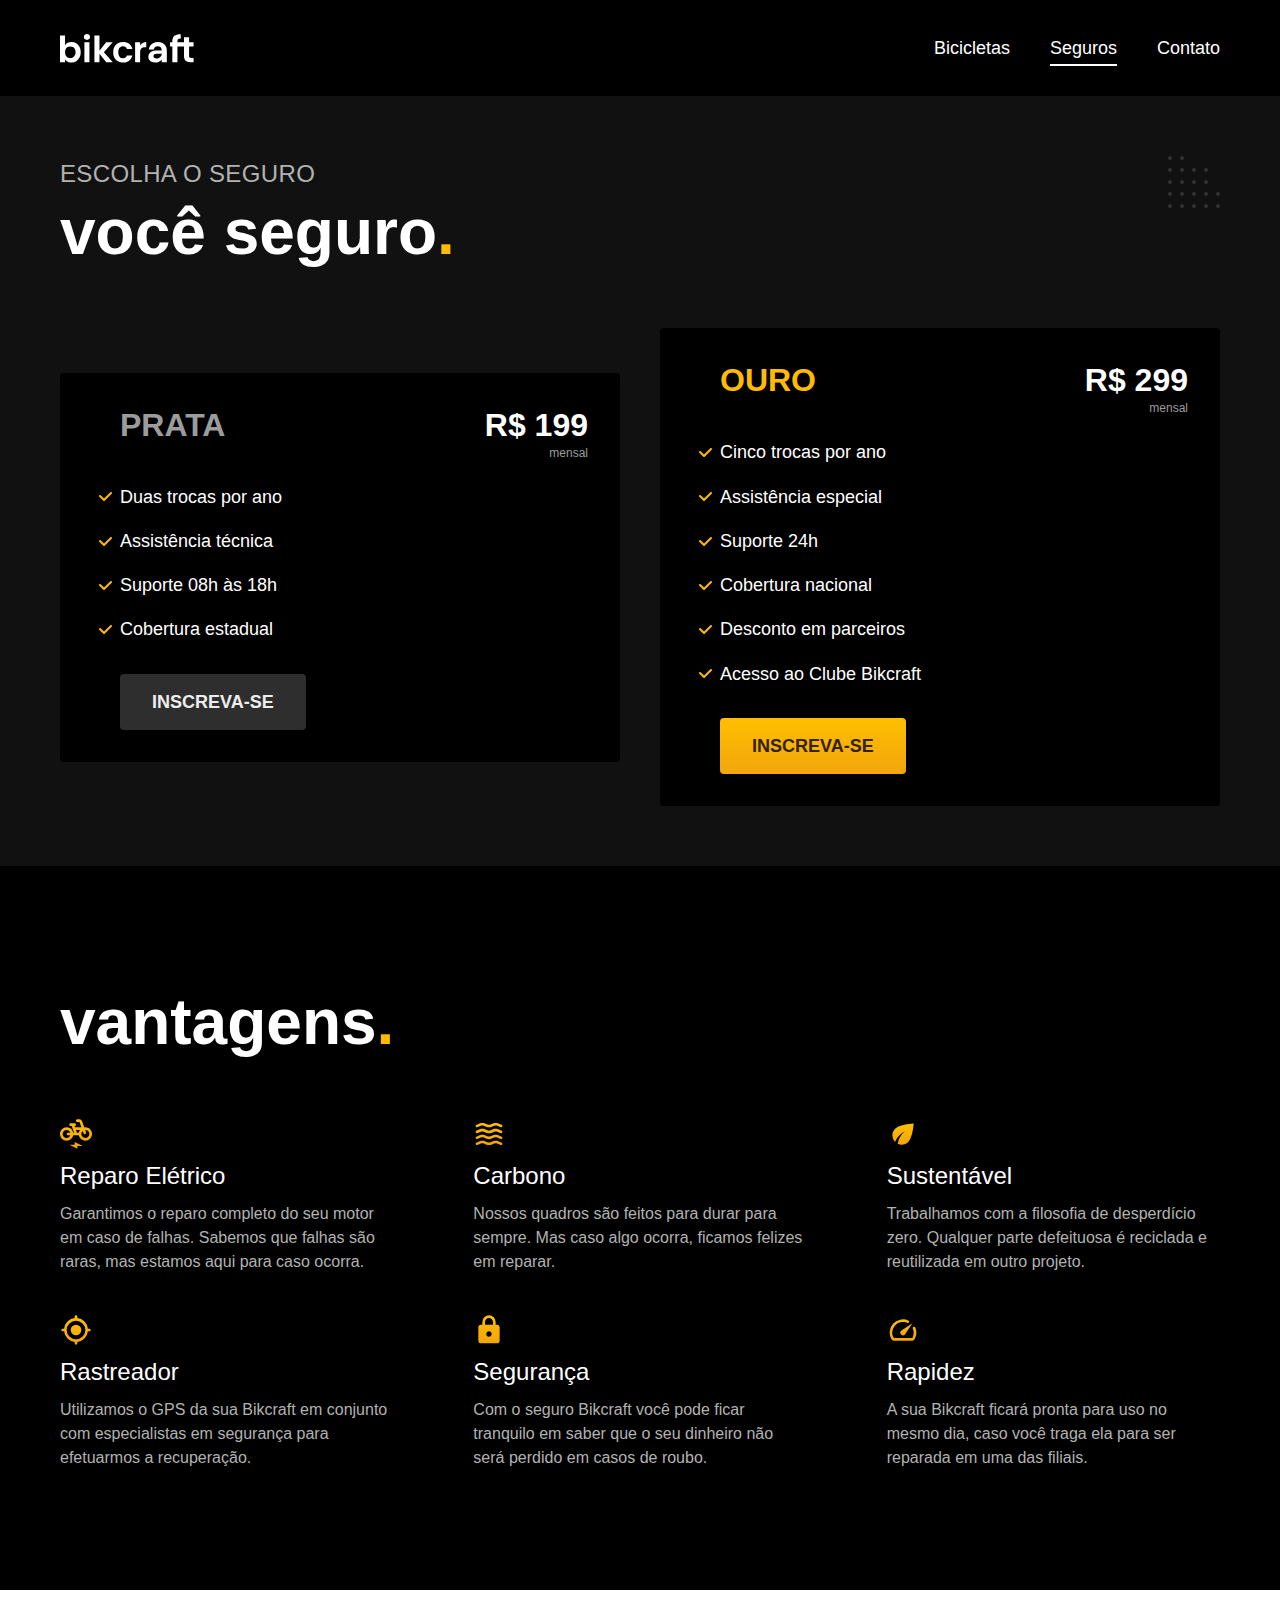
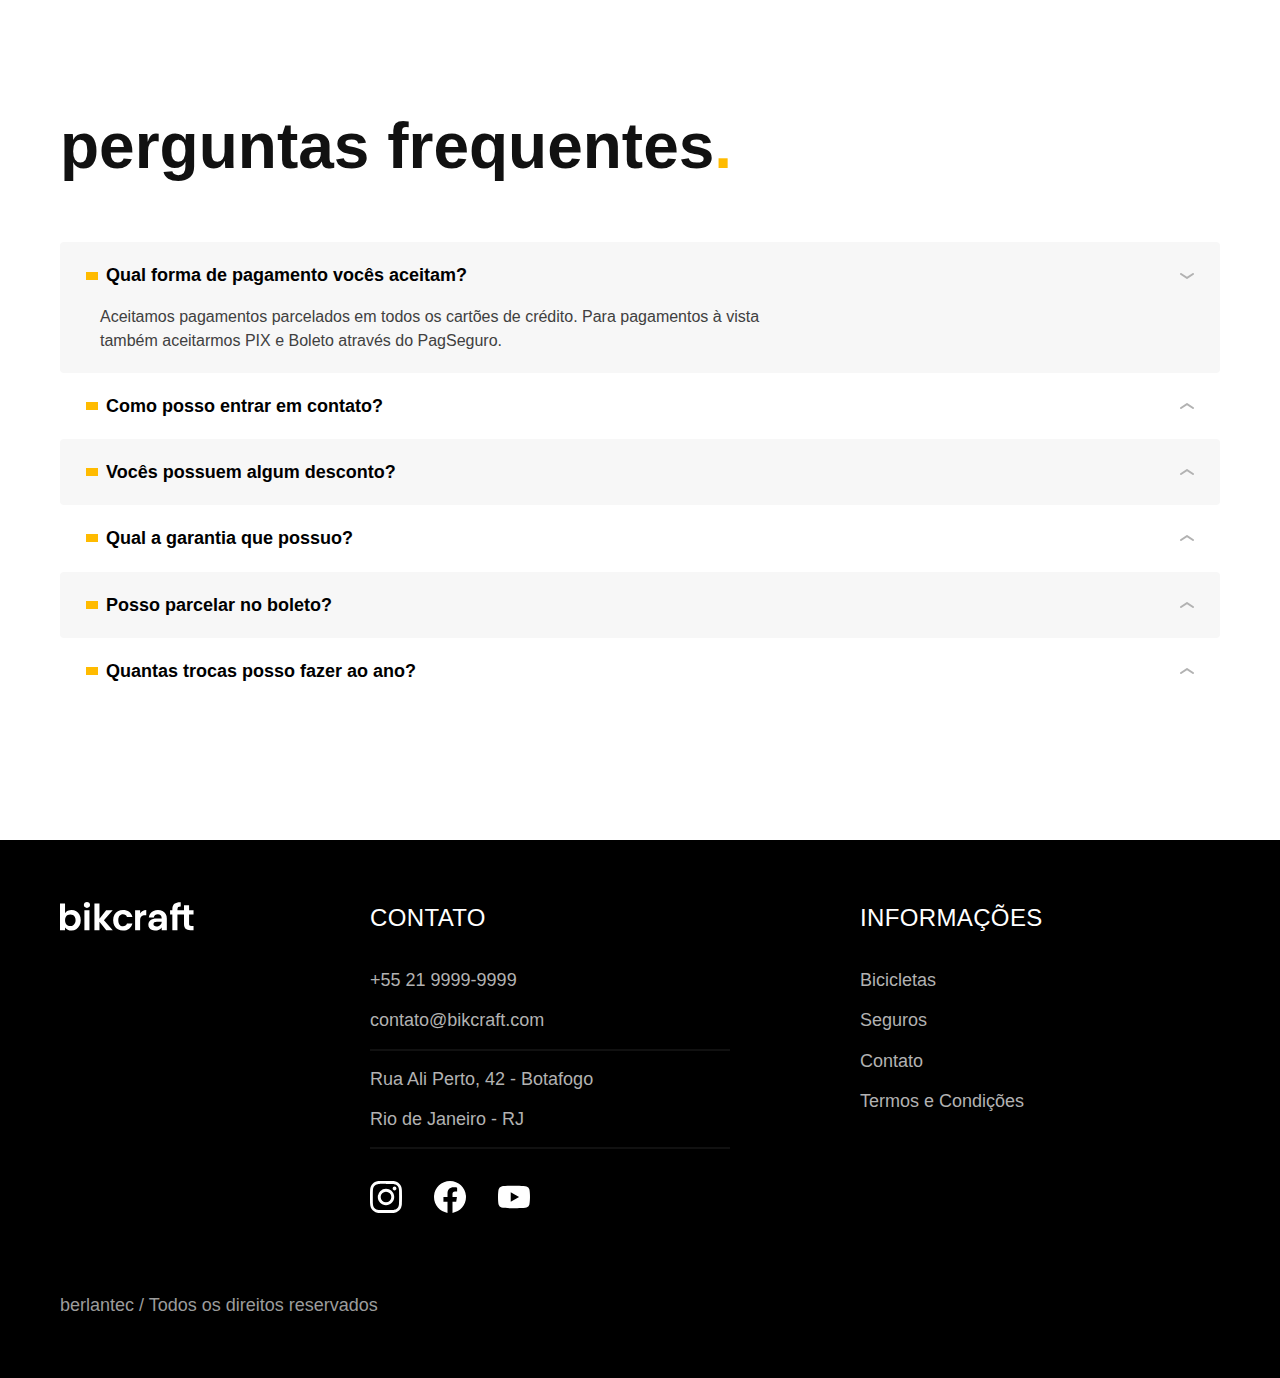
<file: seguros.html>
<!DOCTYPE html>
<html lang="pt-br">

<head>
  <meta charset="UTF-8">
  <meta name="viewport" content="width=device-width, initial-scale=1.0">

  <title>Seguros | Bikcraft</title>
  <meta name="description" content="Seguros.">
  <script>document.documentElement.classList.add('js');</script>
  <link rel="icon" href="./favicon.svg" type="image/svg+x">
  <link rel="preload" href="./css/style.min.css" as="style">
  <link rel="stylesheet" href="./css/style.min.css">
</head>

<body id="seguros">
  <header class="header-bg">
    <div class="header container">
      <a href="./">
        <img src="./img/bikcraft.svg" alt="Bikcraft">
      </a>

      <nav aria-label="primaria">
        <ul class="header-menu font-1-m cor-0">
          <li><a href="./bicicletas.html">Bicicletas</a></li>
          <li><a href="./seguros.html">Seguros</a></li>
          <li><a href="./contato.html">Contato</a></li>
        </ul>
      </nav>
    </div>
  </header>

  <main class="seguros-bg">
    <div class="titulo-bg">
      <div class="titulo container">
        <p class="font-2-l-b cor-5">Escolha o seguro</p>
        <h1 class="font-1-xxl cor-0">você seguro<span class="cor-p1">.</span></h1>
      </div>
    </div>

    <div class="seguros container">

      <div class="seguros-item fadeInLeft" data-anime="200">
        <h3 class="font-1-xl cor-6">PRATA</h3>
        <span class="font-1-xl cor-0">R$ 199 <span class="font-1-xs cor-6">mensal</span></span>
        <ul class="font-2-m cor-0">
          <li>Duas trocas por ano</li>
          <li>Assistência técnica</li>
          <li>Suporte 08h às 18h</li>
          <li>Cobertura estadual</li>
        </ul>
        <a class="botao secundario" href="./orcamento.html?tipo=seguro&produto=prata">Inscreva-se</a>
      </div>

      <div class="seguros-item fadeInRight" data-anime="400">
        <h3 class="font-1-xl cor-p1">OURO</h3>
        <span class="font-1-xl cor-0">R$ 299 <span class="font-1-xs cor-6">mensal</span></span>
        <ul class="font-2-m cor-0">
          <li>Cinco trocas por ano</li>
          <li>Assistência especial</li>
          <li>Suporte 24h</li>
          <li>Cobertura nacional</li>
          <li>Desconto em parceiros</li>
          <li>Acesso ao Clube Bikcraft</li>
        </ul>
        <a class="botao" href="./orcamento.html?tipo=seguro&produto=ouro">Inscreva-se</a>
      </div>
    </div>
  </main>

  <article class="vantagens-bg">
    <div class="vantagens container">
      <h2 class="font-1-xxl cor-0">vantagens<span class="cor-p1">.</span></h2>
      <ul>
        <li>
          <img src="./img/icones/eletrica.svg" alt="">
          <h3 class="font-1-l cor-0">Reparo Elétrico</h3>
          <p class="font-2-s cor-5">Garantimos o reparo completo do seu motor em caso de falhas. Sabemos que falhas são raras, mas estamos aqui para caso ocorra.</p>
        </li>
        <li>
          <img src="./img/icones/carbono.svg" alt="">
          <h3 class="font-1-l cor-0">Carbono</h3>
          <p class="font-2-s cor-5">Nossos quadros são feitos para durar para sempre. Mas caso algo ocorra, ficamos felizes em reparar.</p>
        </li>
        <li>
          <img src="./img/icones/sustentavel.svg" alt="">
          <h3 class="font-1-l cor-0">Sustentável</h3>
          <p class="font-2-s cor-5">Trabalhamos com a filosofia de desperdício zero. Qualquer parte defeituosa é reciclada e reutilizada em outro projeto.</p>
        </li>
        <li>
          <img src="./img/icones/rastreador.svg" alt="">
          <h3 class="font-1-l cor-0">Rastreador</h3>
          <p class="font-2-s cor-5">Utilizamos o GPS da sua Bikcraft em conjunto com especialistas em segurança para efetuarmos a recuperação.</p>
        </li>
        <li>
          <img src="./img/icones/seguro.svg" alt="">
          <h3 class="font-1-l cor-0">Segurança</h3>
          <p class="font-2-s cor-5">Com o seguro Bikcraft você pode ficar tranquilo em saber que o seu dinheiro não será perdido em casos de roubo.</p>
        </li>
        <li>
          <img src="./img/icones/velocidade.svg" alt="">
          <h3 class="font-1-l cor-0">Rapidez</h3>
          <p class="font-2-s cor-5">A sua Bikcraft ficará pronta para uso no mesmo dia, caso você traga ela para ser reparada em uma das filiais.</p>
        </li>
      </ul>
    </div>
  </article>

  <article class="perguntas container">
    <h2 class="font-1-xxl">perguntas frequentes<span class="cor-p1">.</span></h2>

    <dl>
      <div>
        <dt><button class="font-1-m-b" aria-controls="pergunta1" aria-expanded="true">Qual forma de pagamento vocês aceitam?</button></dt>
        <dd id="pergunta1" class="font-2-s cor-9 ativa">Aceitamos pagamentos parcelados em todos os cartões de crédito. Para pagamentos à vista também aceitarmos PIX e Boleto através do PagSeguro.</dd>
      </div>
      <div>
        <dt><button class="font-1-m-b" aria-controls="pergunta2" aria-expanded="false">Como posso entrar em contato?</button></dt>
        <dd id="pergunta2" class="font-2-s cor-9">Aceitamos pagamentos parcelados em todos os cartões de crédito. Para pagamentos à vista também aceitarmos PIX e Boleto através do PagSeguro.</dd>
      </div>
      <div>
        <dt><button class="font-1-m-b" aria-controls="pergunta3" aria-expanded="false">Vocês possuem algum desconto?</button></dt>
        <dd id="pergunta3" class="font-2-s cor-9">Aceitamos pagamentos parcelados em todos os cartões de crédito. Para pagamentos à vista também aceitarmos PIX e Boleto através do PagSeguro.</dd>
      </div>
      <div>
        <dt><button class="font-1-m-b" aria-controls="pergunta4" aria-expanded="false">Qual a garantia que possuo?</button></dt>
        <dd id="pergunta4" class="font-2-s cor-9">Aceitamos pagamentos parcelados em todos os cartões de crédito. Para pagamentos à vista também aceitarmos PIX e Boleto através do PagSeguro.</dd>
      </div>
      <div>
        <dt><button class="font-1-m-b" aria-controls="pergunta5" aria-expanded="false">Posso parcelar no boleto?</button></dt>
        <dd id="pergunta5" class="font-2-s cor-9">Aceitamos pagamentos parcelados em todos os cartões de crédito. Para pagamentos à vista também aceitarmos PIX e Boleto através do PagSeguro.</dd>
      </div>
      <div>
        <dt><button class="font-1-m-b" aria-controls="pergunta6" aria-expanded="false">Quantas trocas posso fazer ao ano?</button></dt>
        <dd id="pergunta6" class="font-2-s cor-9">Aceitamos pagamentos parcelados em todos os cartões de crédito. Para pagamentos à vista também aceitarmos PIX e Boleto através do PagSeguro.</dd>
      </div>
    </dl>
  </article>

  <footer class="footer-bg">
    <div class="footer container">
      <img src="./img/bikcraft.svg" alt="Bikcraft">
      <div class="footer-contato">
        <h3 class="font-2-l-b cor-0">Contato</h3>
        <ul class="font-2-m cor-5">
          <li><a href="tel:+552199999999">+55 21 9999-9999</a></li>
          <li><a href="mailto:contato@bikcraft.com">contato@bikcraft.com</a></li>
          <li>Rua Ali Perto, 42 - Botafogo</li>
          <li>Rio de Janeiro - RJ</li>
        </ul>
        <div class="footer-redes">
          <a href="./">
            <img src="./img/redes/instagram.svg" alt="Instagram">
          </a>
          <a href="./">
            <img src="./img/redes/facebook.svg" alt="Facebook">
          </a>
          <a href="./">
            <img src="./img/redes/youtube.svg" alt="Youtube">
          </a>
        </div>
      </div>
      <div class="footer-informacoes">
        <h3 class="font-2-l-b cor-0">Informações</h3>
        <nav>
          <ul class="font-1-m cor-5">
            <li><a href="./bicicletas.html">Bicicletas</a></li>
            <li><a href="./seguros.html">Seguros</a></li>
            <li><a href="./contato.html">Contato</a></li>
            <li><a href="./termos.html">Termos e Condições</a></li>
          </ul>
        </nav>
      </div>
      <p class="footer-copy font-2-m cor-6">berlantec / Todos os direitos reservados</p>
    </div>
  </footer>

  <script src="./js/plugins/simple-anime.js"></script>
  <script src="./js/script.js"></script>
</body>

</html>
</file>
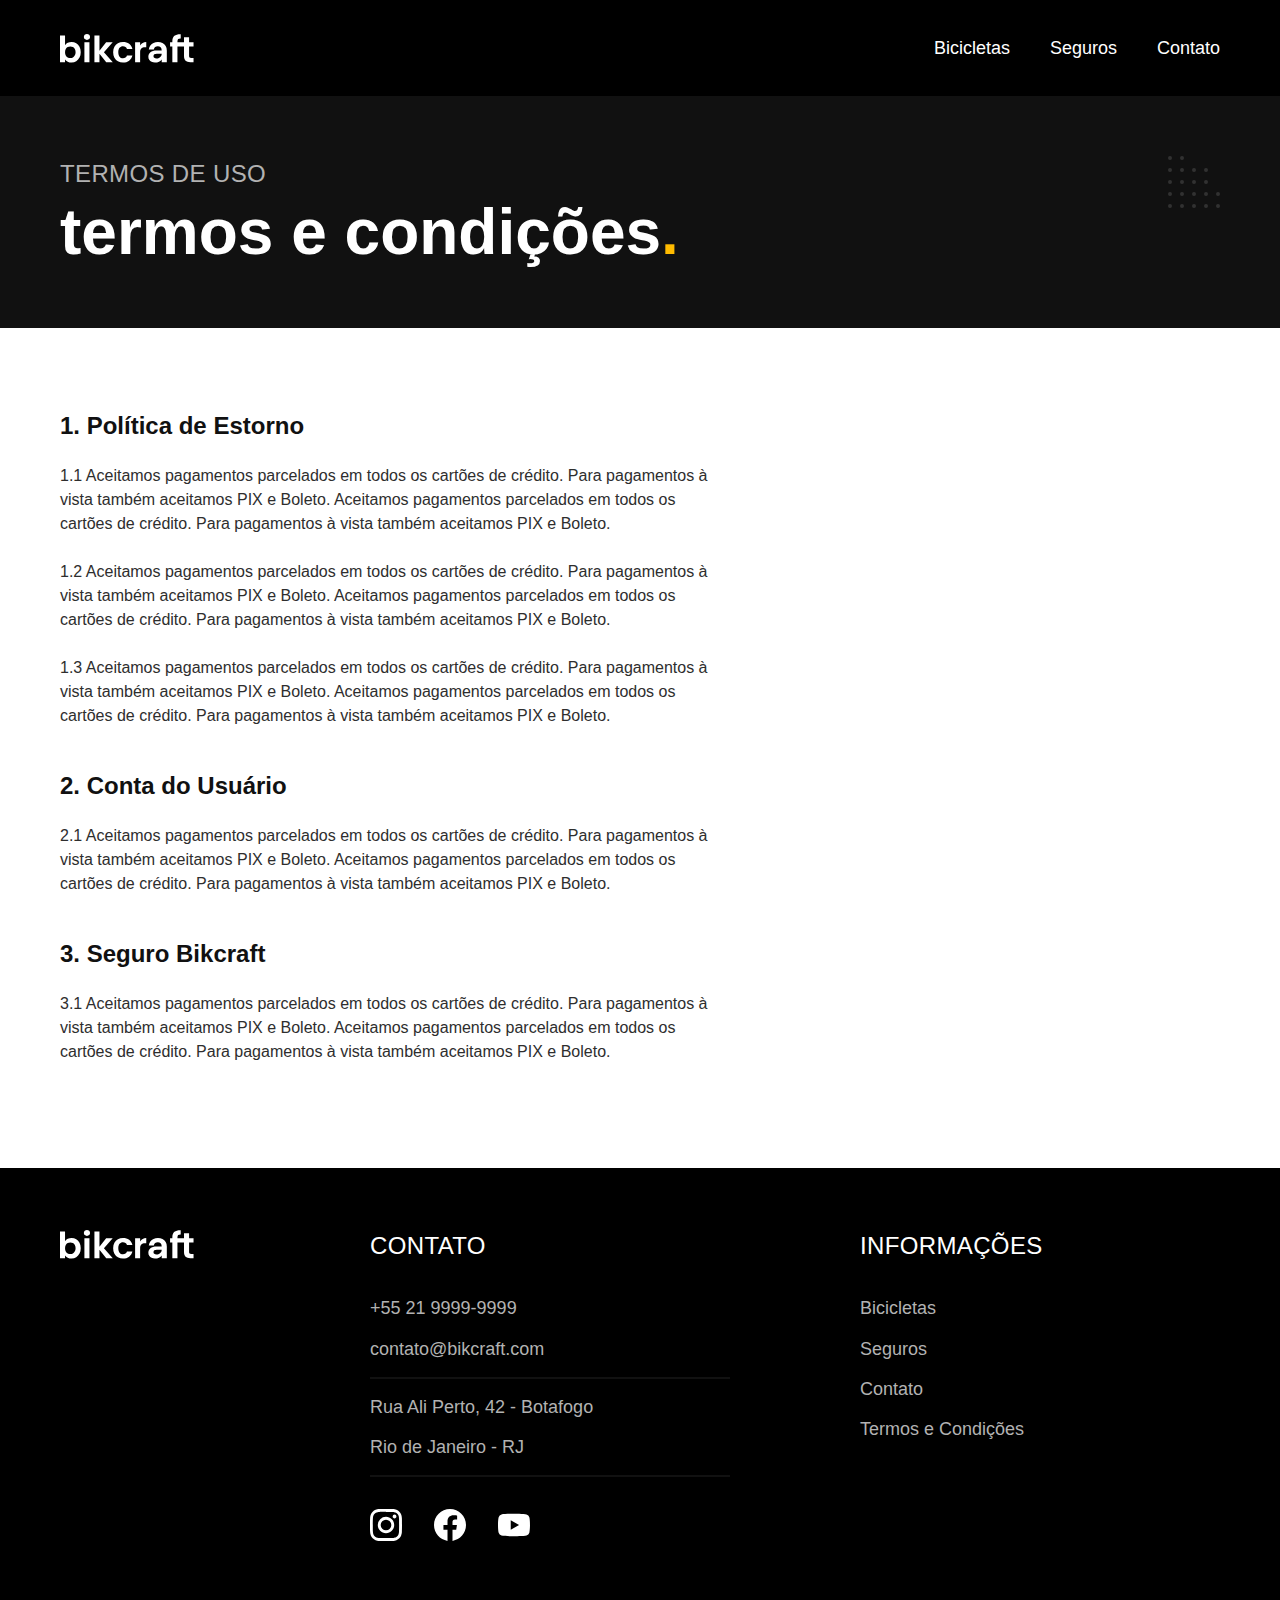
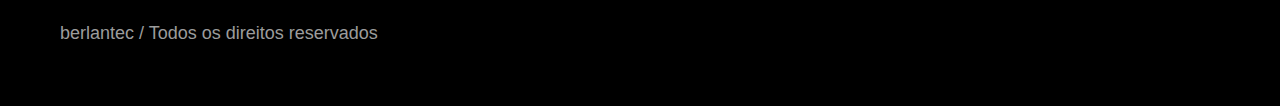
<file: termos.html>
<!DOCTYPE html>
<html lang="pt-br">

<head>
  <meta charset="UTF-8">
  <meta name="viewport" content="width=device-width, initial-scale=1.0">

  <title>Termos e Condições | Bikcraft</title>
  <meta name="description" content="Termos e condições.">
  <script>document.documentElement.classList.add('js');</script>
  <link rel="icon" href="./favicon.svg" type="image/svg+x">
  <link rel="preload" href="./css/style.min.css" as="style">
  <link rel="stylesheet" href="./css/style.min.css">
</head>

<body id="termos">
  <header class="header-bg">
    <div class="header container">
      <a href="./">
        <img src="./img/bikcraft.svg" alt="Bikcraft">
      </a>

      <nav aria-label="primaria">
        <ul class="header-menu font-1-m cor-0">
          <li><a href="./bicicletas.html">Bicicletas</a></li>
          <li><a href="./seguros.html">Seguros</a></li>
          <li><a href="./contato.html">Contato</a></li>
        </ul>
      </nav>
    </div>
  </header>

  <main>
    <div class="titulo-bg">
      <div class="titulo container">
        <p class="font-2-l-b cor-5">Termos de uso</p>
        <h1 class="font-1-xxl cor-0">termos e condições<span class="cor-p1">.</span></h1>
      </div>
    </div>

    <div class="termos font-2-s cor-10 container">
      <h2 class="font-1-l cor-11">1. Política de Estorno</h2>
      <p>1.1 Aceitamos pagamentos parcelados em todos os cartões de crédito. Para pagamentos à vista também aceitamos PIX e Boleto. Aceitamos pagamentos parcelados em todos os cartões de crédito. Para pagamentos à vista também aceitamos PIX e Boleto.</p>
      <p>1.2 Aceitamos pagamentos parcelados em todos os cartões de crédito. Para pagamentos à vista também aceitamos PIX e Boleto. Aceitamos pagamentos parcelados em todos os cartões de crédito. Para pagamentos à vista também aceitamos PIX e Boleto.</p>
      <p>1.3 Aceitamos pagamentos parcelados em todos os cartões de crédito. Para pagamentos à vista também aceitamos PIX e Boleto. Aceitamos pagamentos parcelados em todos os cartões de crédito. Para pagamentos à vista também aceitamos PIX e Boleto.</p>
      <h2 class="font-1-l cor-11">2. Conta do Usuário</h2>
      <p>2.1 Aceitamos pagamentos parcelados em todos os cartões de crédito. Para pagamentos à vista também aceitamos PIX e Boleto. Aceitamos pagamentos parcelados em todos os cartões de crédito. Para pagamentos à vista também aceitamos PIX e Boleto.</p>
      <h2 class="font-1-l cor-11">3. Seguro Bikcraft</h2>
      <p>3.1 Aceitamos pagamentos parcelados em todos os cartões de crédito. Para pagamentos à vista também aceitamos PIX e Boleto. Aceitamos pagamentos parcelados em todos os cartões de crédito. Para pagamentos à vista também aceitamos PIX e Boleto.</p>
    </div>
  </main>

  <footer class="footer-bg">
    <div class="footer container">
      <img src="./img/bikcraft.svg" alt="Bikcraft">
      <div class="footer-contato">
        <h3 class="font-2-l-b cor-0">Contato</h3>
        <ul class="font-2-m cor-5">
          <li><a href="tel:+552199999999">+55 21 9999-9999</a></li>
          <li><a href="mailto:contato@bikcraft.com">contato@bikcraft.com</a></li>
          <li>Rua Ali Perto, 42 - Botafogo</li>
          <li>Rio de Janeiro - RJ</li>
        </ul>
        <div class="footer-redes">
          <a href="./">
            <img src="./img/redes/instagram.svg" alt="Instagram">
          </a>
          <a href="./">
            <img src="./img/redes/facebook.svg" alt="Facebook">
          </a>
          <a href="./">
            <img src="./img/redes/youtube.svg" alt="Youtube">
          </a>
        </div>
      </div>
      <div class="footer-informacoes">
        <h3 class="font-2-l-b cor-0">Informações</h3>
        <nav>
          <ul class="font-1-m cor-5">
            <li><a href="./bicicletas.html">Bicicletas</a></li>
            <li><a href="./seguros.html">Seguros</a></li>
            <li><a href="./contato.html">Contato</a></li>
            <li><a href="./termos.html">Termos e Condições</a></li>
          </ul>
        </nav>
      </div>
      <p class="footer-copy font-2-m cor-6">berlantec / Todos os direitos reservados</p>
    </div>
  </footer>
 <script src="./js/script.js"></script>
</body>

</html>
</file>
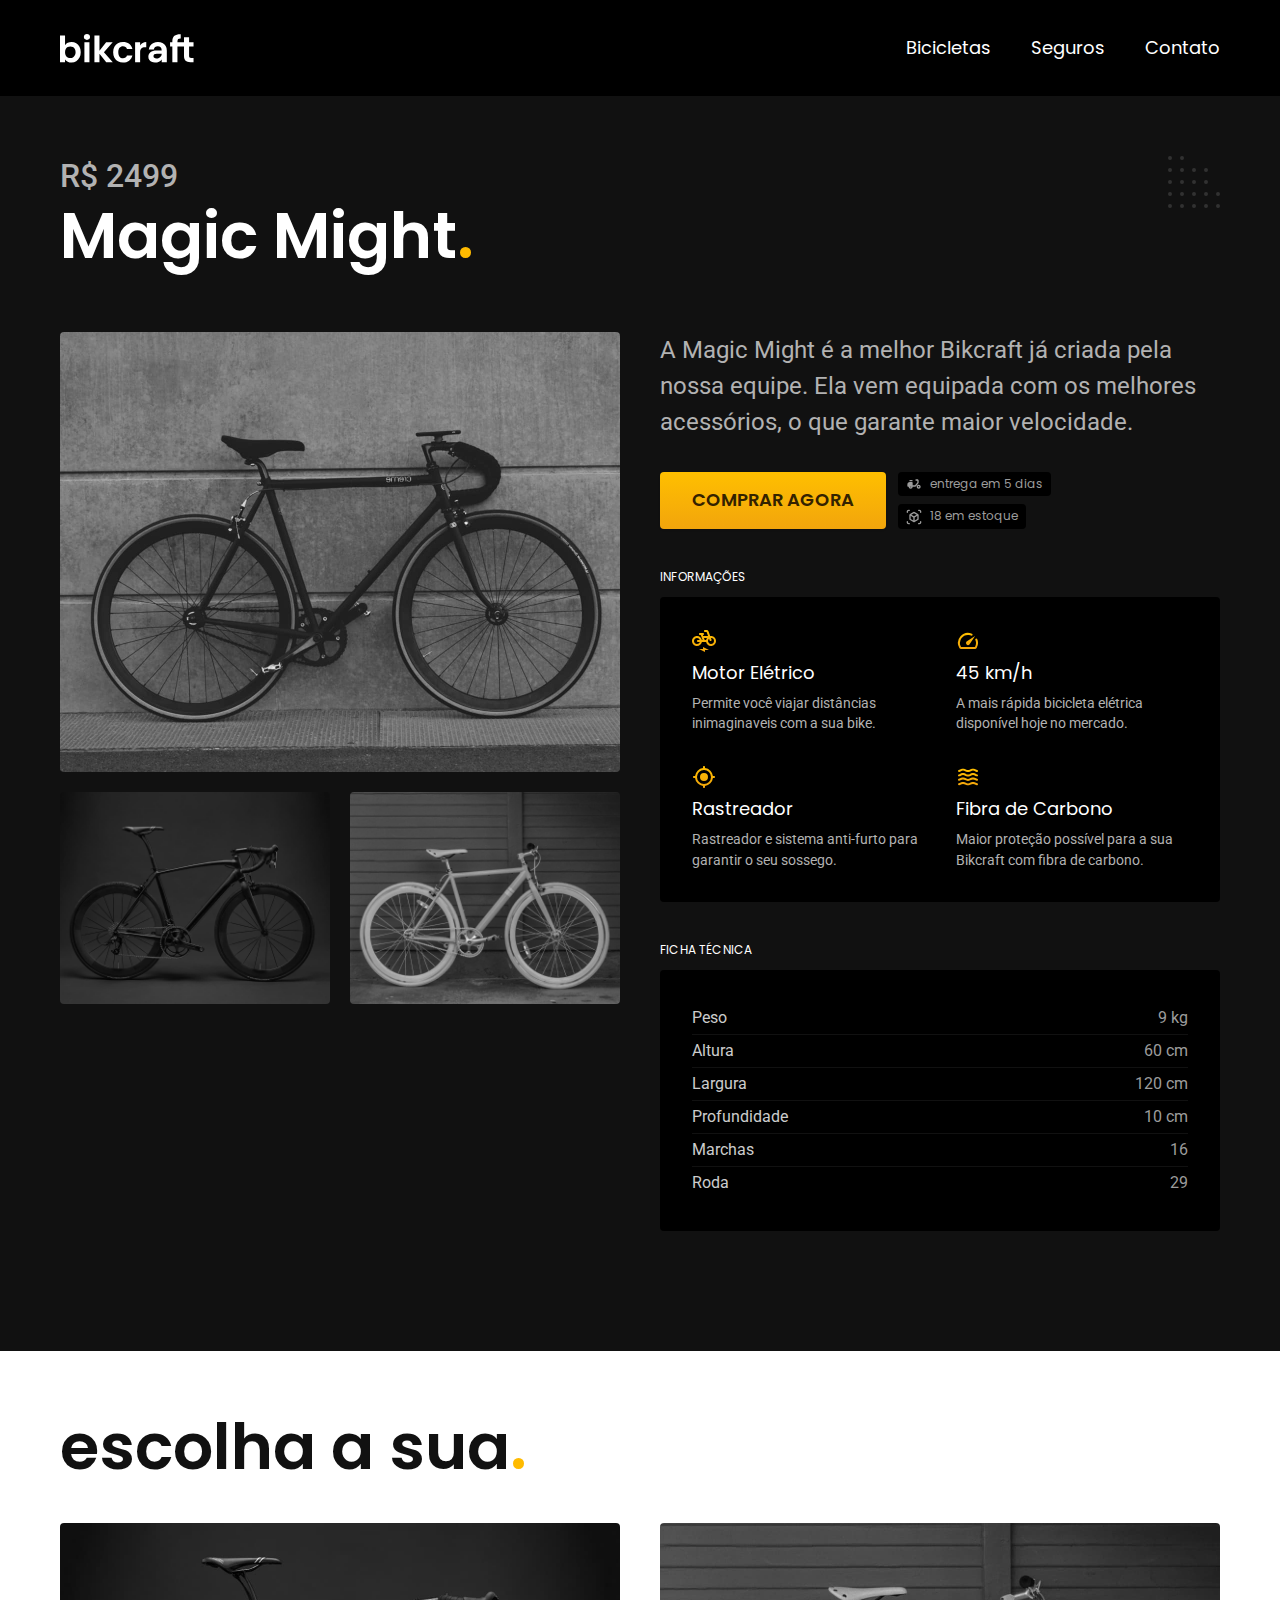
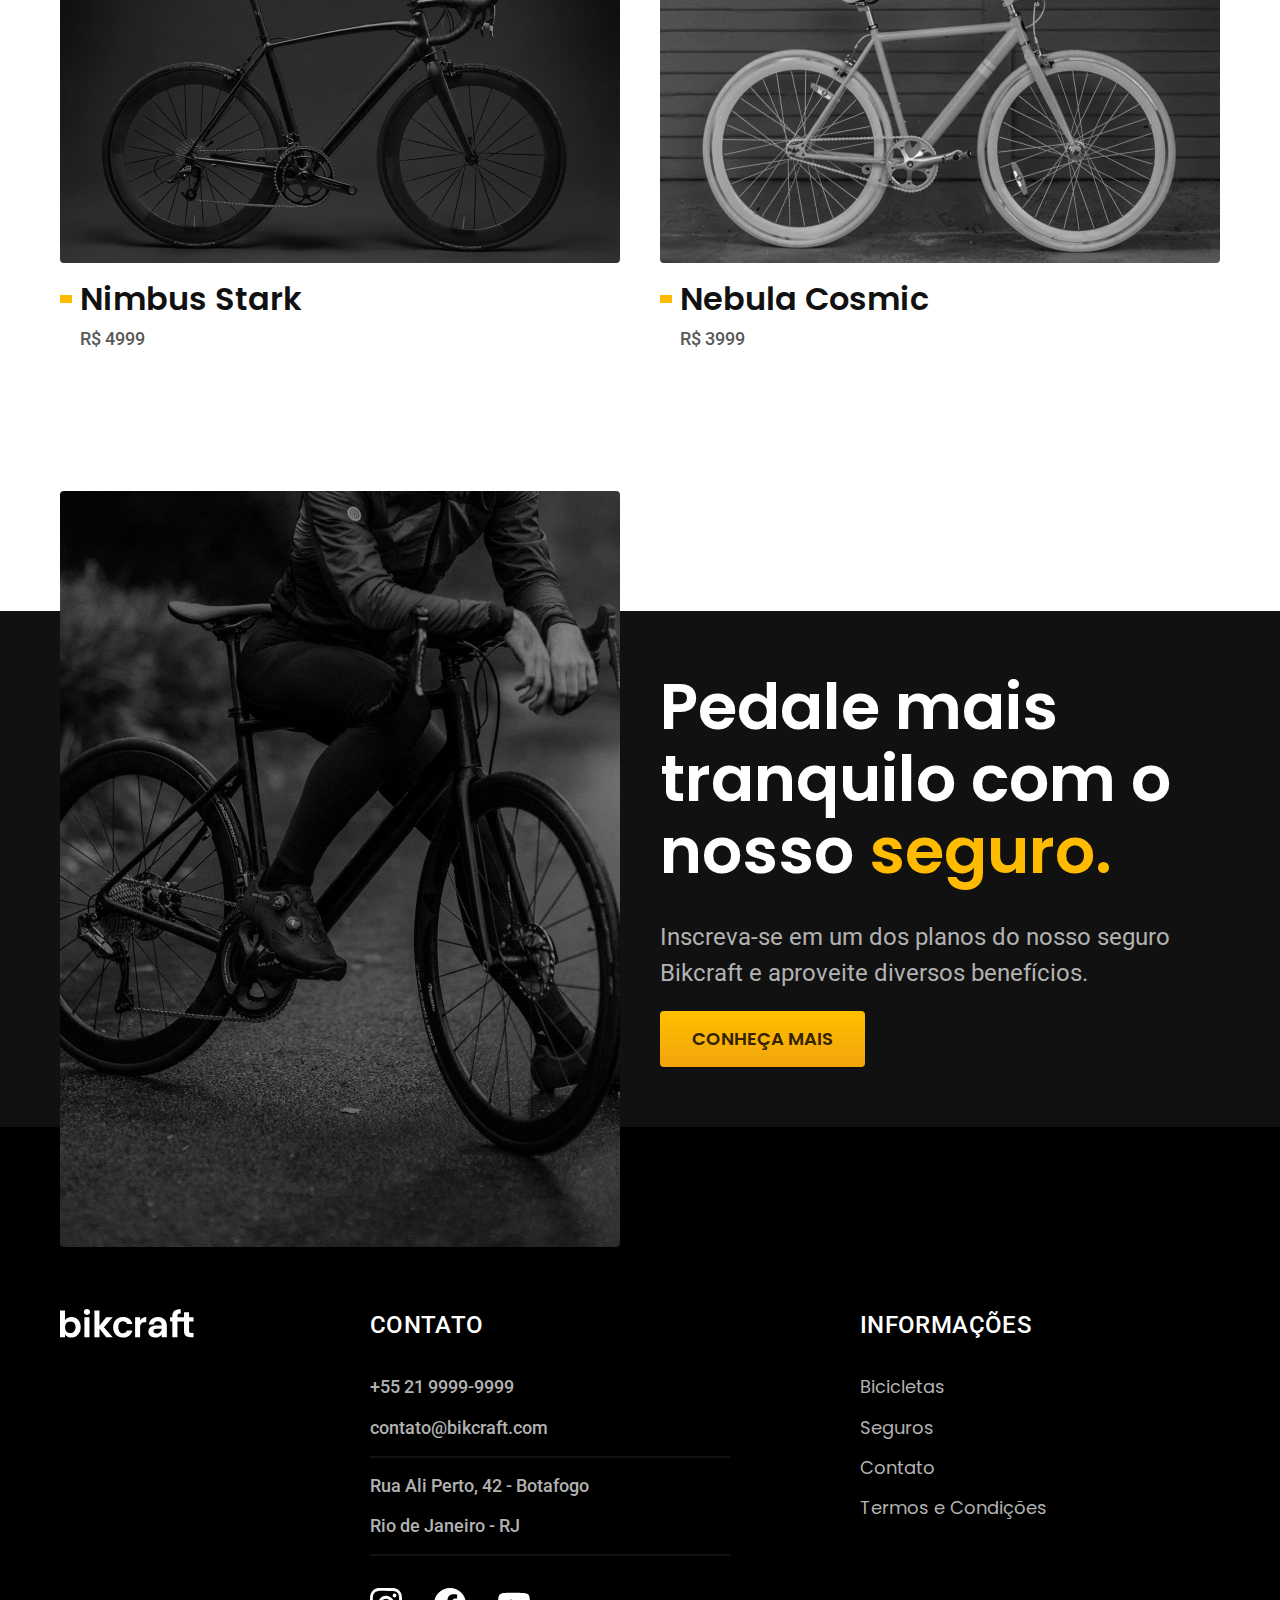
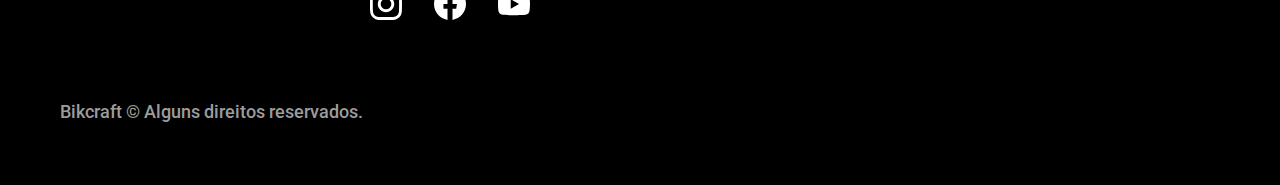
<file: bicicletas/magic.html>
<!DOCTYPE html>
<html lang="pt-br">

<head>
  <meta charset="UTF-8">
  <meta name="viewport" content="width=device-width, initial-scale=1.0">

  <title>Magic | Bikcraft</title>
  <meta name="description" content="Magic.">
  <link rel="icon" href="../favicon.svg" type="image/svg+x">
  <link rel="preload" href="../css/style.min.css" as="style">
  <link rel="stylesheet" href="../css/style.min.css">
   <script>document.documentElement.classList.add('js');</script>
  <link rel="preconnect" href="https://fonts.googleapis.com">
  <link rel="preconnect" href="https://fonts.gstatic.com" crossorigin>
  <link href="https://fonts.googleapis.com/css2?family=Merriweather:ital,wght@1,900&family=Poppins:wght@400;600&family=Roboto:wght@400;500&display=swap" rel="stylesheet">
</head>

<body id="bicicleta">
  <header class="header-bg">
    <div class="header container">
      <a href="../">
        <img src="../img/bikcraft.svg" alt="Bikcraft">
      </a>

      <nav aria-label="primaria">
        <ul class="header-menu font-1-m cor-0">
          <li><a href="../bicicletas.html">Bicicletas</a></li>
          <li><a href="../seguros.html">Seguros</a></li>
          <li><a href="../contato.html">Contato</a></li>
        </ul>
      </nav>
    </div>
  </header>

  <main class="titulo-bg">
    <div>
      <div class="titulo container">
        <p class="font-2-xl cor-5">R$ 2499</p>
        <h1 class="font-1-xxl cor-0">Magic Might<span class="cor-p1">.</span></h1>
      </div>
    </div>
    <div class="bicicleta container">
      <div class="bicicleta-imagens">
        <img src="../img/bicicleta/nimbus2.jpg" alt="Bicicleta 1">
        <img src="../img/bicicleta/nimbus1.jpg" alt="Bicicleta 2">
        <img src="../img/bicicleta/nimbus3.jpg" alt="Bicicleta 3">
      </div>
      <div class="bicicleta-conteudo">
        <p class="font-2-l cor-5">A Magic Might é a melhor Bikcraft já criada pela nossa equipe. Ela vem equipada com os melhores acessórios, o que garante maior velocidade.</p>
        <div class="bicicleta-comprar">
          <a class="botao" href="../orcamento.html?tipo=bikcraft&produto=magic">Comprar Agora</a>
          <span class="font-1-xs cor-6"><img src="../img/icones/entrega.svg" alt=""> entrega em 5 dias</span>
          <span class="font-1-xs cor-6"><img src="../img/icones/estoque.svg" alt=""> 18 em estoque</span>
        </div>

        <h2 class="font-1-xs cor-0">Informações</h2>
        <ul class="bicicleta-informacoes">
          <li>
            <img src="../img/icones/eletrica.svg" alt="">
            <h3 class="font-1-m cor-0">Motor Elétrico</h3>
            <p class="font-2-xs cor-5">Permite você viajar distâncias inimaginaveis com a sua bike.</p>
          </li>
          <li>
            <img src="../img/icones/velocidade.svg" alt="">
            <h3 class="font-1-m cor-0">45 km/h</h3>
            <p class="font-2-xs cor-5">A mais rápida bicicleta elétrica disponível hoje no mercado.</p>
          </li>
          <li>
            <img src="../img/icones/rastreador.svg" alt="">
            <h3 class="font-1-m cor-0">Rastreador</h3>
            <p class="font-2-xs cor-5">Rastreador e sistema anti-furto para garantir o seu sossego.</p>
          </li>
          <li>
            <img src="../img/icones/carbono.svg" alt="">
            <h3 class="font-1-m cor-0">Fibra de Carbono</h3>
            <p class="font-2-xs cor-5">Maior proteção possível para a sua Bikcraft com fibra de carbono.</p>
          </li>
        </ul>
        <h2 class="font-1-xs cor-0">Ficha Técnica</h2>
        <ul class="bicicleta-ficha font-2-s cor-4">
          <li>Peso <span>9 kg</span></li>
          <li>Altura <span>60 cm</span></li>
          <li>Largura <span>120 cm</span></li>
          <li>Profundidade <span>10 cm</span></li>
          <li>Marchas <span>16</span></li>
          <li>Roda <span>29</span></li>
        </ul>
      </div>
    </div>
  </main>

  <article class="bicicletas-lista container">
    <h2 class="font-1-xxl">escolha a sua<span class="cor-p1">.</span></h2>

    <ul>
      <li>
        <a href="./nimbus.html">
          <img src="../img/bicicletas/nimbus.jpg" alt="Bicicleta preta">
          <h3 class="font-1-xl">Nimbus Stark</h3>
          <span class="font-2-m cor-8">R$ 4999</span>
        </a>
      </li>
      <li>
        <a href="./nebula.html">
          <img src="../img/bicicletas/nebula.jpg" alt="Bicicleta preta">
          <h3 class="font-1-xl">Nebula Cosmic</h3>
          <span class="font-2-m cor-8">R$ 3999</span>
        </a>
      </li>
    </ul>
  </article>

  <article class="seguro-bg">
    <div class="seguro container">
      <div class="seguro-imagem">
        <img src="../img/fotos/seguros.jpg" alt="Pessoa parada em cima de uma bicicleta.">
      </div>
      <div class="seguro-conteudo">
        <h2 class="font-1-xxl cor-0">Pedale mais tranquilo com o nosso <span class="cor-p1">seguro.</span></h2>
        <p class="font-2-l cor-5">Inscreva-se em um dos planos do nosso seguro Bikcraft e aproveite diversos benefícios.</p>
        <a class="botao" href="../seguros.html">Conheça Mais</a>
      </div>
    </div>
  </article>

  <footer class="footer-bg">
    <div class="footer container">
      <img src="../img/bikcraft.svg" alt="Bikcraft">
      <div class="footer-contato">
        <h3 class="font-2-l-b cor-0">Contato</h3>
        <ul class="font-2-m cor-5">
          <li><a href="tel:+552199999999">+55 21 9999-9999</a></li>
          <li><a href="mailto:contato@bikcraft.com">contato@bikcraft.com</a></li>
          <li>Rua Ali Perto, 42 - Botafogo</li>
          <li>Rio de Janeiro - RJ</li>
        </ul>
        <div class="footer-redes">
          <a href="../">
            <img src="../img/redes/instagram.svg" alt="Instagram">
          </a>
          <a href="../">
            <img src="../img/redes/facebook.svg" alt="Facebook">
          </a>
          <a href="../">
            <img src="../img/redes/youtube.svg" alt="Youtube">
          </a>
        </div>
      </div>
      <div class="footer-informacoes">
        <h3 class="font-2-l-b cor-0">Informações</h3>
        <nav>
          <ul class="font-1-m cor-5">
            <li><a href="../bicicletas.html">Bicicletas</a></li>
            <li><a href="../seguros.html">Seguros</a></li>
            <li><a href="../contato.html">Contato</a></li>
            <li><a href="../termos.html">Termos e Condições</a></li>
          </ul>
        </nav>
      </div>
      <p class="footer-copy font-2-m cor-6">Bikcraft © Alguns direitos reservados.</p>
    </div>
  </footer>
  <script src="../js/script.js"></script>
</body>

</html>
</file>
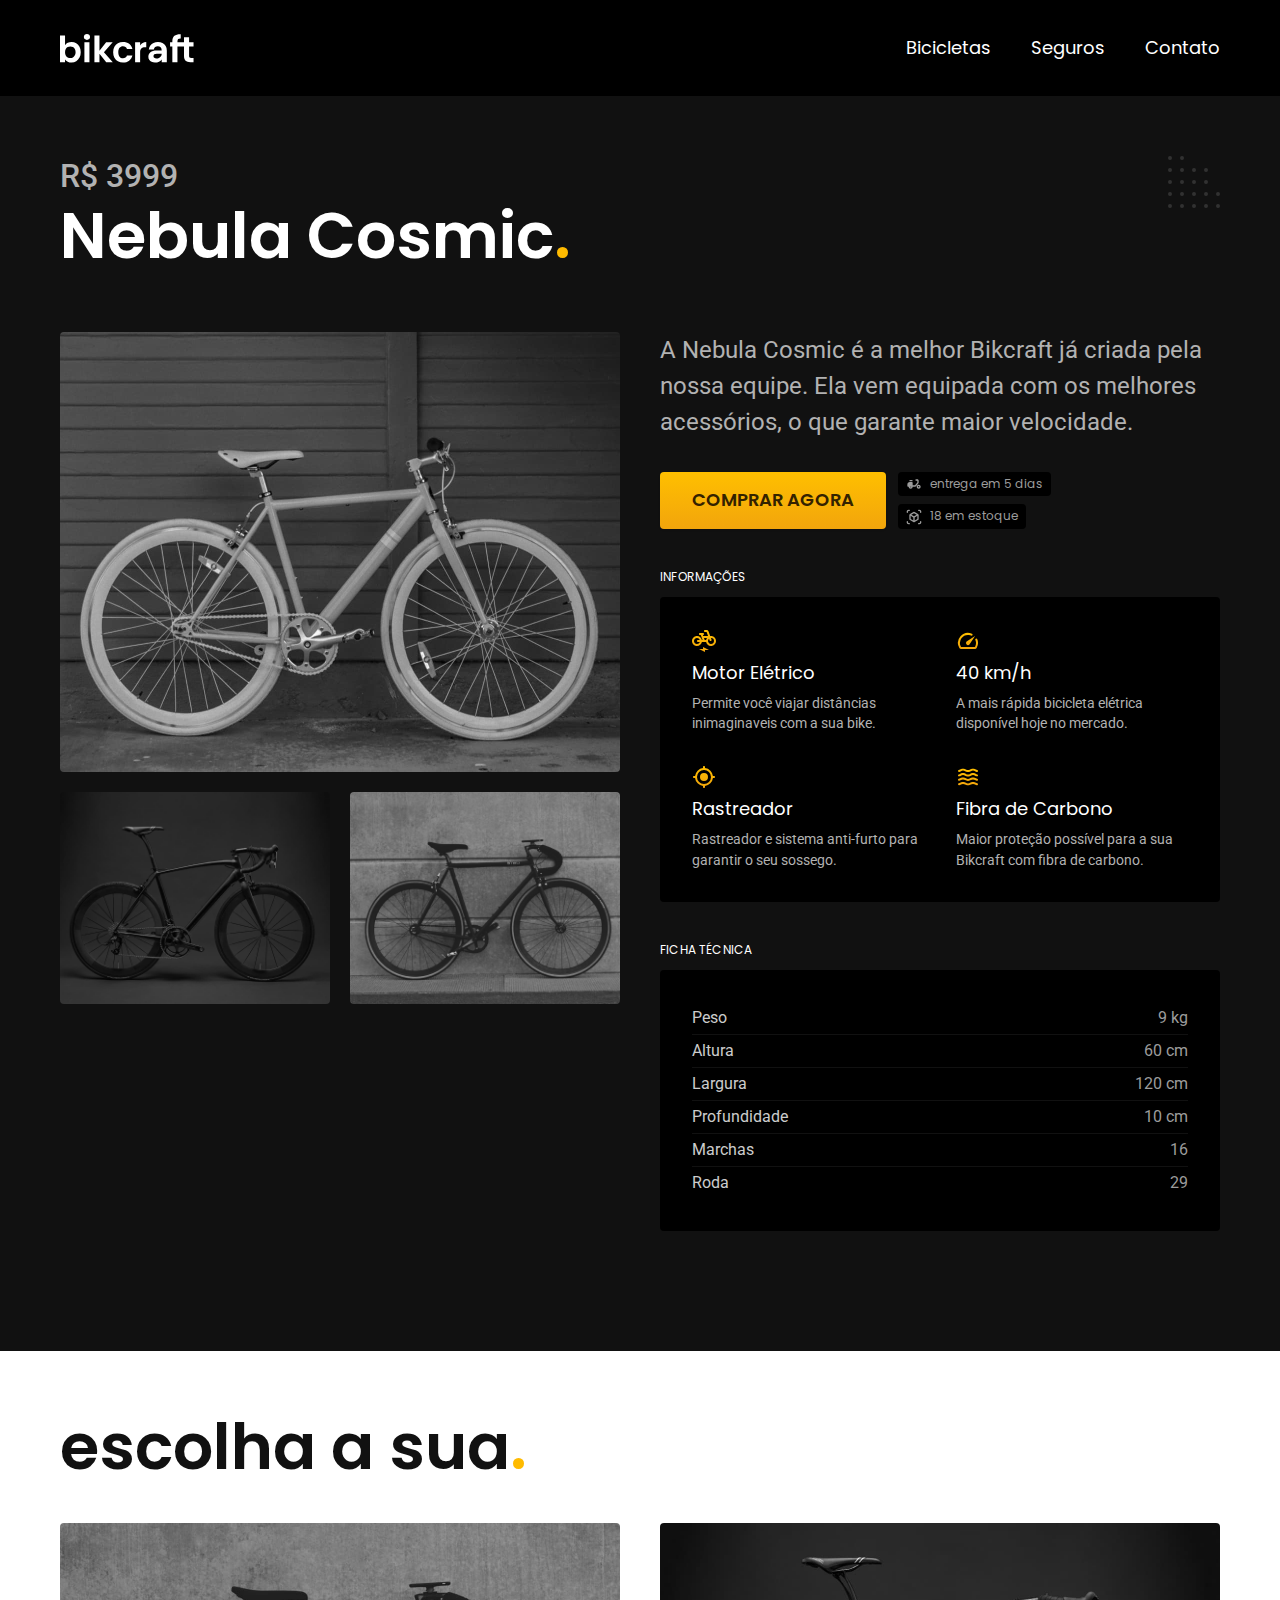
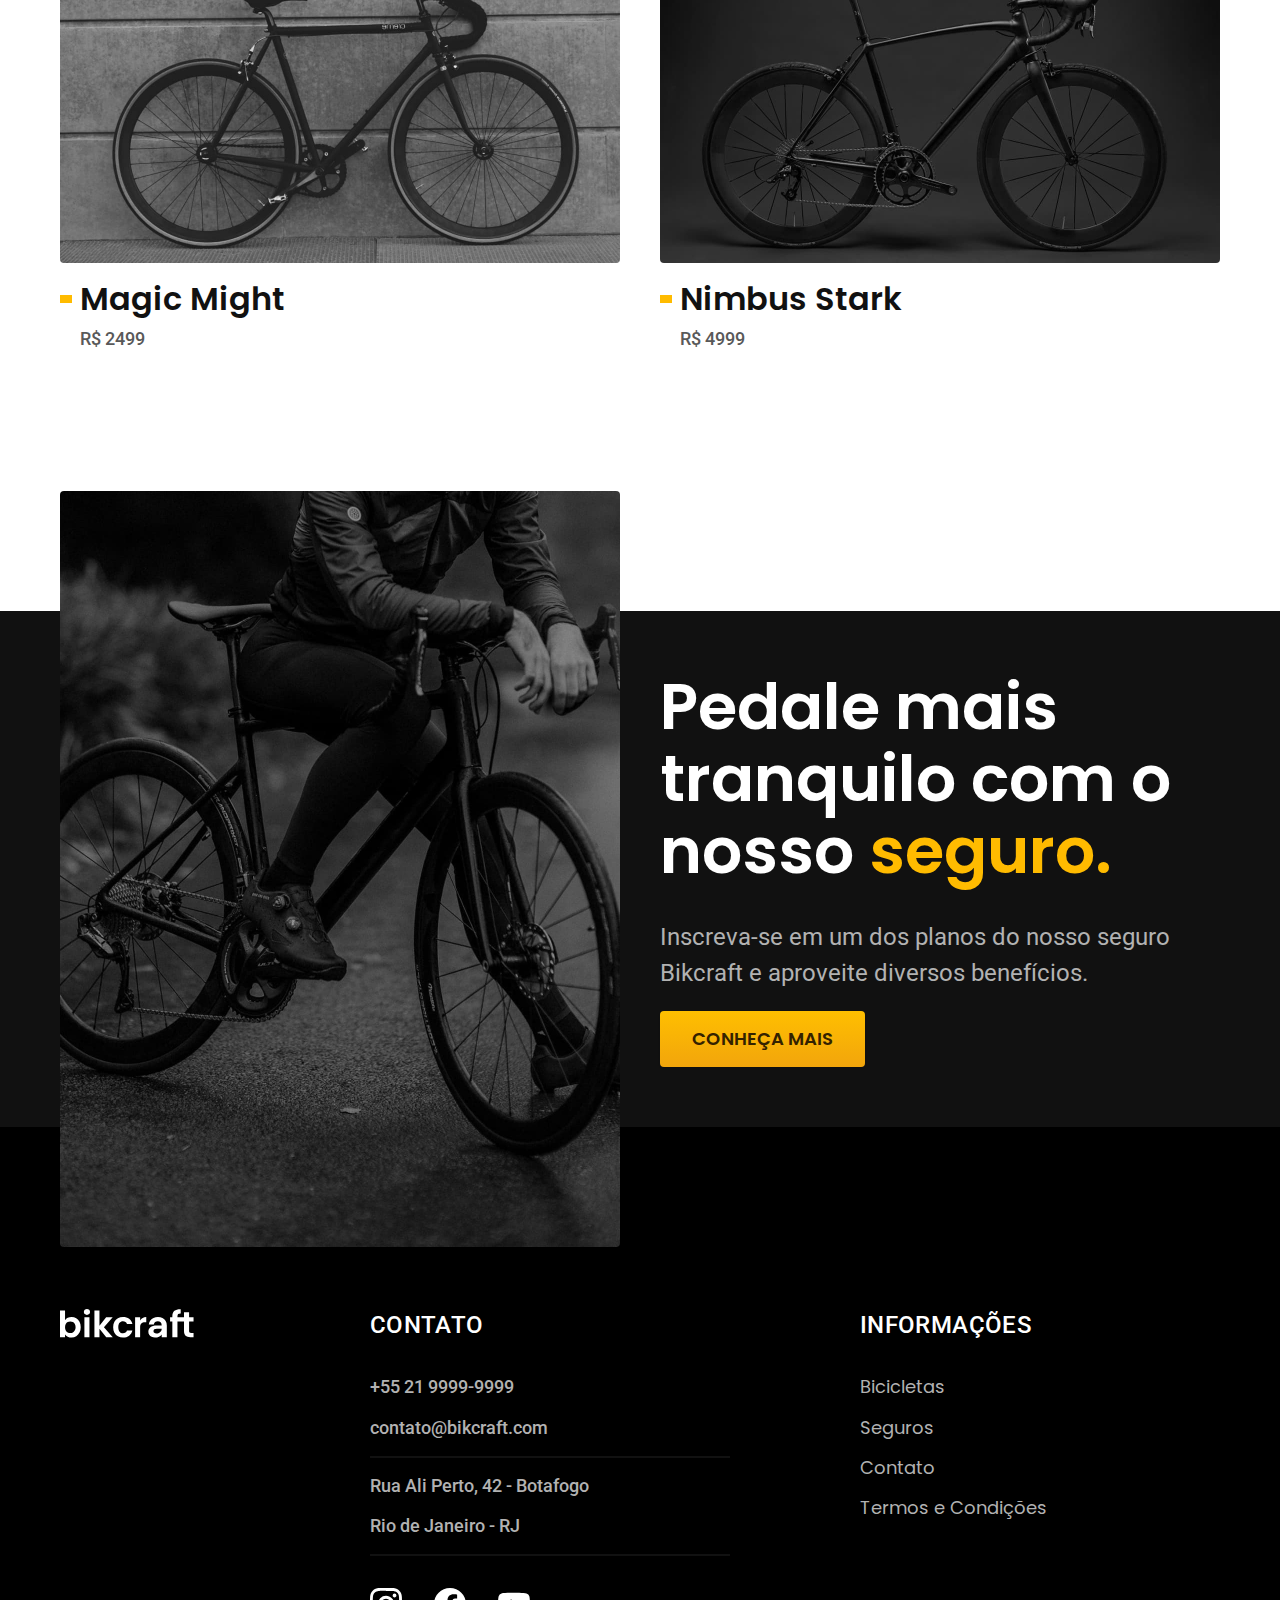
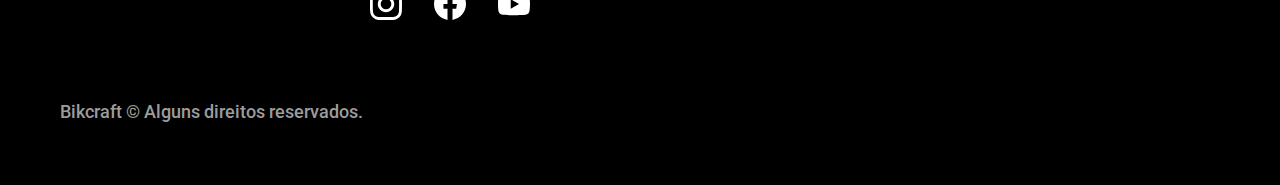
<file: bicicletas/nebula.html>
<!DOCTYPE html>
<html lang="pt-br">

<head>
  <meta charset="UTF-8">
  <meta name="viewport" content="width=device-width, initial-scale=1.0">

  <title>Nebula | Bikcraft</title>
  <meta name="description" content="Nebula.">
  <link rel="icon" href="../favicon.svg" type="image/svg+x">
  <link rel="preload" href="../css/style.min.css" as="style">
  <link rel="stylesheet" href="../css/style.min.css">
   <script>document.documentElement.classList.add('js');</script>
  <link rel="preconnect" href="https://fonts.googleapis.com">
  <link rel="preconnect" href="https://fonts.gstatic.com" crossorigin>
  <link href="https://fonts.googleapis.com/css2?family=Merriweather:ital,wght@1,900&family=Poppins:wght@400;600&family=Roboto:wght@400;500&display=swap" rel="stylesheet">
</head>

<body id="bicicleta">
  <header class="header-bg">
    <div class="header container">
      <a href="../">
        <img src="../img/bikcraft.svg" alt="Bikcraft">
      </a>

      <nav aria-label="primaria">
        <ul class="header-menu font-1-m cor-0">
          <li><a href="../bicicletas.html">Bicicletas</a></li>
          <li><a href="../seguros.html">Seguros</a></li>
          <li><a href="../contato.html">Contato</a></li>
        </ul>
      </nav>
    </div>
  </header>

  <main class="titulo-bg">
    <div>
      <div class="titulo container">
        <p class="font-2-xl cor-5">R$ 3999</p>
        <h1 class="font-1-xxl cor-0">Nebula Cosmic<span class="cor-p1">.</span></h1>
      </div>
    </div>
    <div class="bicicleta container">
      <div class="bicicleta-imagens">
        <img src="../img/bicicleta/nimbus3.jpg" alt="Bicicleta 1">
        <img src="../img/bicicleta/nimbus1.jpg" alt="Bicicleta 2">
        <img src="../img/bicicleta/nimbus2.jpg" alt="Bicicleta 3">
      </div>
      <div class="bicicleta-conteudo">
        <p class="font-2-l cor-5">A Nebula Cosmic é a melhor Bikcraft já criada pela nossa equipe. Ela vem equipada com os melhores acessórios, o que garante maior velocidade.</p>
        <div class="bicicleta-comprar">
          <a class="botao" href="../orcamento.html?tipo=bikcraft&produto=nebula">Comprar Agora</a>
          <span class="font-1-xs cor-6"><img src="../img/icones/entrega.svg" alt=""> entrega em 5 dias</span>
          <span class="font-1-xs cor-6"><img src="../img/icones/estoque.svg" alt=""> 18 em estoque</span>
        </div>

        <h2 class="font-1-xs cor-0">Informações</h2>
        <ul class="bicicleta-informacoes">
          <li>
            <img src="../img/icones/eletrica.svg" alt="">
            <h3 class="font-1-m cor-0">Motor Elétrico</h3>
            <p class="font-2-xs cor-5">Permite você viajar distâncias inimaginaveis com a sua bike.</p>
          </li>
          <li>
            <img src="../img/icones/velocidade.svg" alt="">
            <h3 class="font-1-m cor-0">40 km/h</h3>
            <p class="font-2-xs cor-5">A mais rápida bicicleta elétrica disponível hoje no mercado.</p>
          </li>
          <li>
            <img src="../img/icones/rastreador.svg" alt="">
            <h3 class="font-1-m cor-0">Rastreador</h3>
            <p class="font-2-xs cor-5">Rastreador e sistema anti-furto para garantir o seu sossego.</p>
          </li>
          <li>
            <img src="../img/icones/carbono.svg" alt="">
            <h3 class="font-1-m cor-0">Fibra de Carbono</h3>
            <p class="font-2-xs cor-5">Maior proteção possível para a sua Bikcraft com fibra de carbono.</p>
          </li>
        </ul>
        <h2 class="font-1-xs cor-0">Ficha Técnica</h2>
        <ul class="bicicleta-ficha font-2-s cor-4">
          <li>Peso <span>9 kg</span></li>
          <li>Altura <span>60 cm</span></li>
          <li>Largura <span>120 cm</span></li>
          <li>Profundidade <span>10 cm</span></li>
          <li>Marchas <span>16</span></li>
          <li>Roda <span>29</span></li>
        </ul>
      </div>
    </div>
  </main>

  <article class="bicicletas-lista container">
    <h2 class="font-1-xxl">escolha a sua<span class="cor-p1">.</span></h2>

    <ul>
      <li>
        <a href="./magic.html">
          <img src="../img/bicicletas/magic.jpg" alt="Bicicleta preta">
          <h3 class="font-1-xl">Magic Might</h3>
          <span class="font-2-m cor-8">R$ 2499</span>
        </a>
      </li>
      <li>
        <a href="./nimbus.html">
          <img src="../img/bicicletas/nimbus.jpg" alt="Bicicleta preta">
          <h3 class="font-1-xl">Nimbus Stark</h3>
          <span class="font-2-m cor-8">R$ 4999</span>
        </a>
      </li>
    </ul>
  </article>

  <article class="seguro-bg">
    <div class="seguro container">
      <div class="seguro-imagem">
        <img src="../img/fotos/seguros.jpg" alt="Pessoa parada em cima de uma bicicleta.">
      </div>
      <div class="seguro-conteudo">
        <h2 class="font-1-xxl cor-0">Pedale mais tranquilo com o nosso <span class="cor-p1">seguro.</span></h2>
        <p class="font-2-l cor-5">Inscreva-se em um dos planos do nosso seguro Bikcraft e aproveite diversos benefícios.</p>
        <a class="botao" href="../seguros.html">Conheça Mais</a>
      </div>
    </div>
  </article>

  <footer class="footer-bg">
    <div class="footer container">
      <img src="../img/bikcraft.svg" alt="Bikcraft">
      <div class="footer-contato">
        <h3 class="font-2-l-b cor-0">Contato</h3>
        <ul class="font-2-m cor-5">
          <li><a href="tel:+552199999999">+55 21 9999-9999</a></li>
          <li><a href="mailto:contato@bikcraft.com">contato@bikcraft.com</a></li>
          <li>Rua Ali Perto, 42 - Botafogo</li>
          <li>Rio de Janeiro - RJ</li>
        </ul>
        <div class="footer-redes">
          <a href="../">
            <img src="../img/redes/instagram.svg" alt="Instagram">
          </a>
          <a href="../">
            <img src="../img/redes/facebook.svg" alt="Facebook">
          </a>
          <a href="../">
            <img src="../img/redes/youtube.svg" alt="Youtube">
          </a>
        </div>
      </div>
      <div class="footer-informacoes">
        <h3 class="font-2-l-b cor-0">Informações</h3>
        <nav>
          <ul class="font-1-m cor-5">
            <li><a href="../bicicletas.html">Bicicletas</a></li>
            <li><a href="../seguros.html">Seguros</a></li>
            <li><a href="../contato.html">Contato</a></li>
            <li><a href="../termos.html">Termos e Condições</a></li>
          </ul>
        </nav>
      </div>
      <p class="footer-copy font-2-m cor-6">Bikcraft © Alguns direitos reservados.</p>
    </div>
  </footer>
  <script src="../js/script.js"></script>
</body>

</html>
</file>
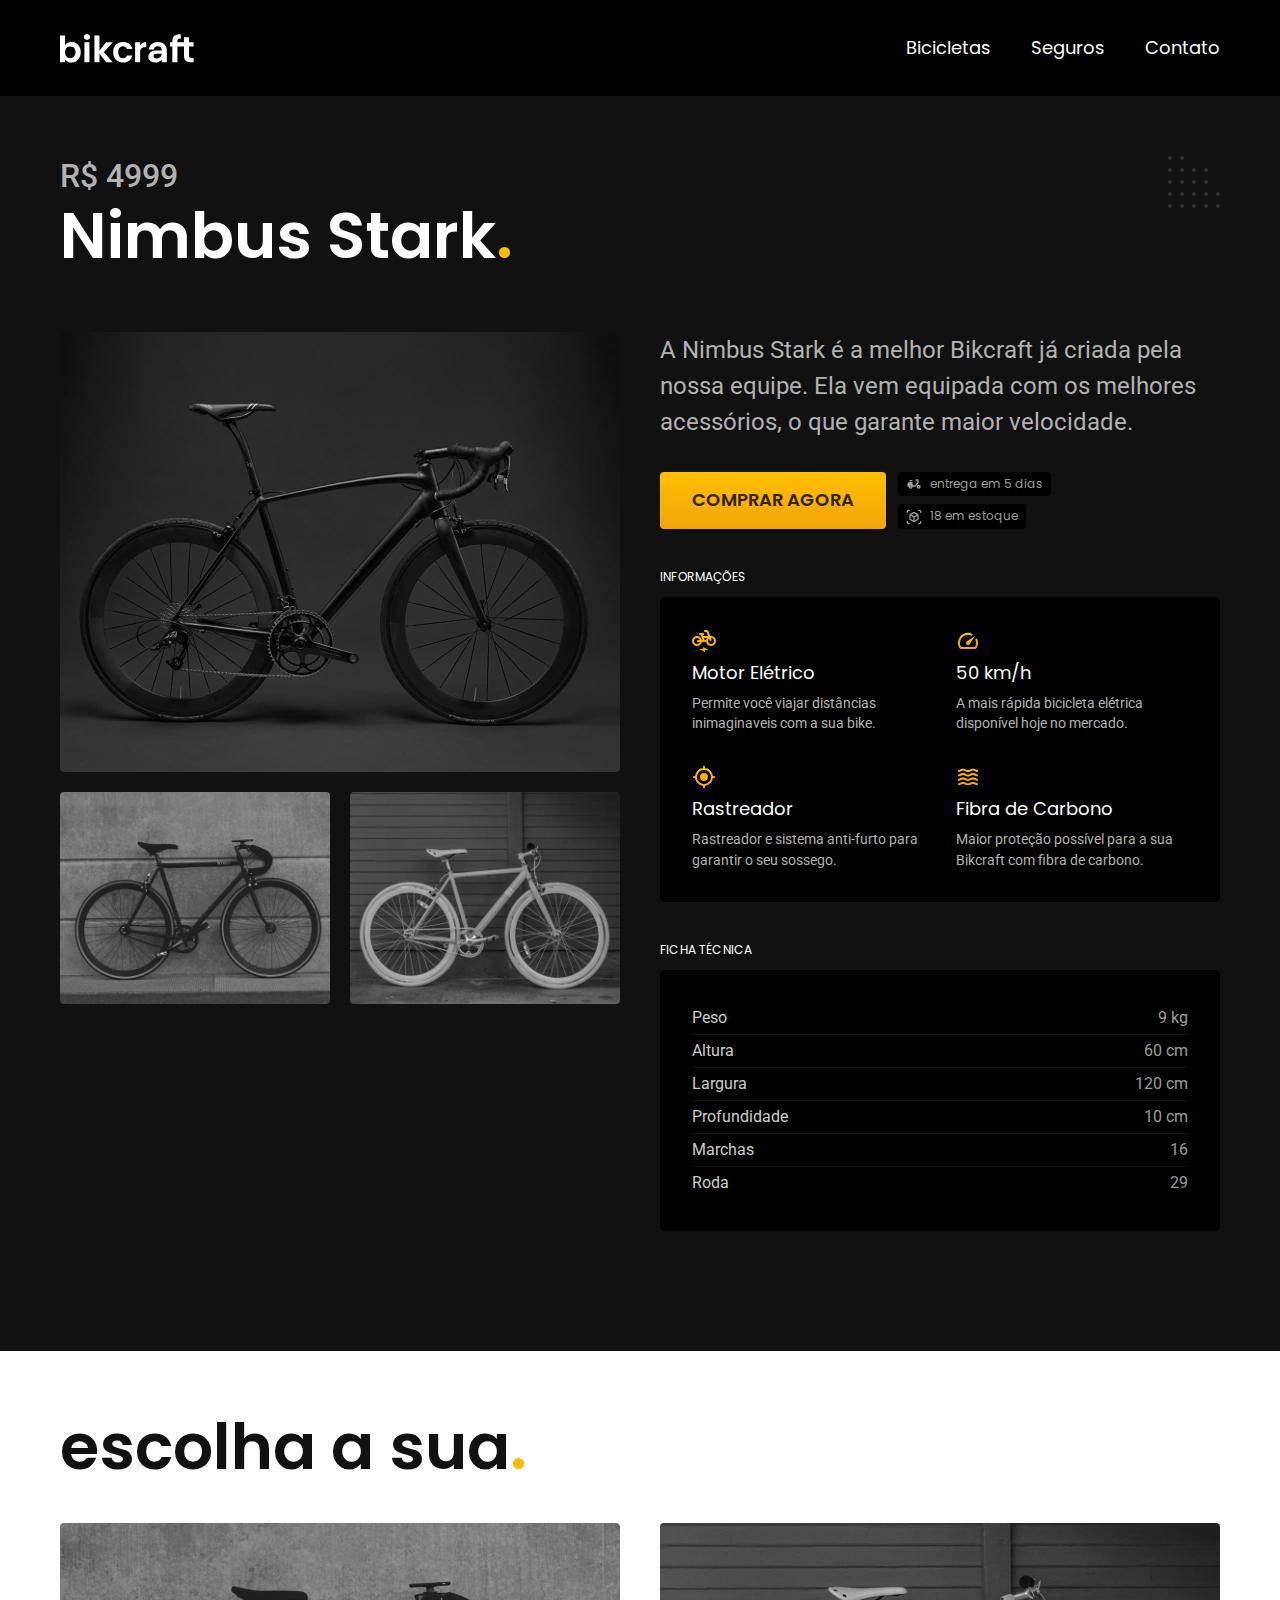
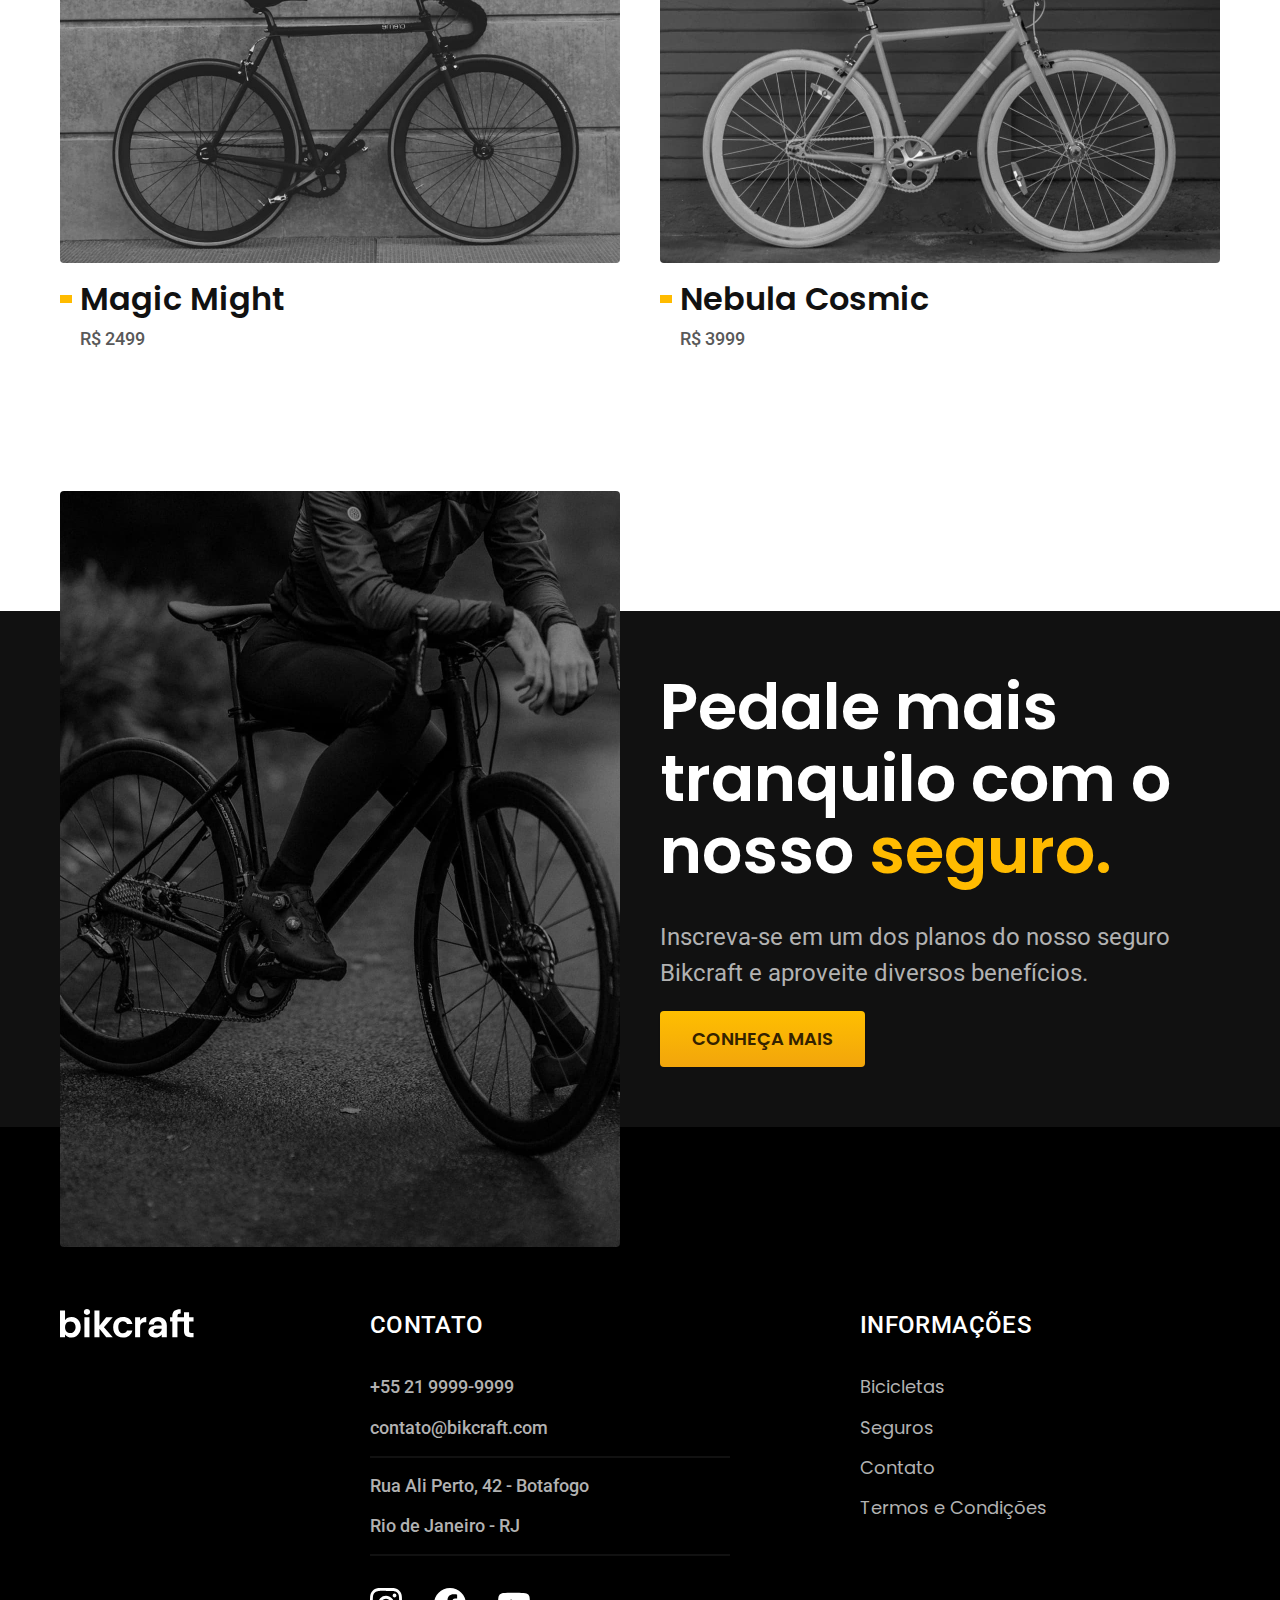
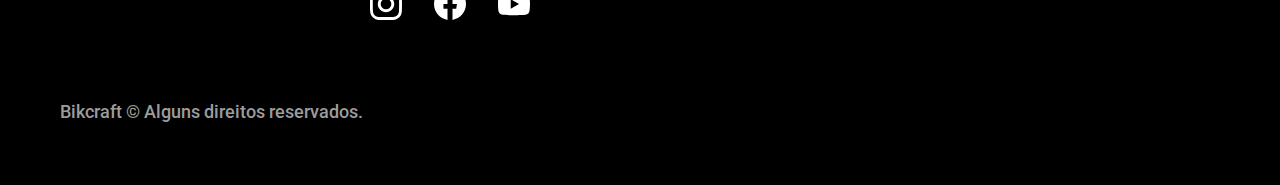
<file: bicicletas/nimbus.html>
<!DOCTYPE html>
<html lang="pt-br">

<head>
  <meta charset="UTF-8">
  <meta name="viewport" content="width=device-width, initial-scale=1.0">

  <title>Nimbus | Bikcraft</title>
  <meta name="description" content="Nimbus.">
  <link rel="icon" href="../favicon.svg" type="image/svg+x">
  <link rel="preload" href="../css/style.min.css" as="style">
  <link rel="stylesheet" href="../css/style.min.css">
   <script>document.documentElement.classList.add('js');</script>
  <link rel="preconnect" href="https://fonts.googleapis.com">
  <link rel="preconnect" href="https://fonts.gstatic.com" crossorigin>
  <link href="https://fonts.googleapis.com/css2?family=Merriweather:ital,wght@1,900&family=Poppins:wght@400;600&family=Roboto:wght@400;500&display=swap" rel="stylesheet">
</head>

<body id="bicicleta">
  <header class="header-bg">
    <div class="header container">
      <a href="../">
        <img src="../img/bikcraft.svg" alt="Bikcraft">
      </a>

      <nav aria-label="primaria">
        <ul class="header-menu font-1-m cor-0">
          <li><a href="../bicicletas.html">Bicicletas</a></li>
          <li><a href="../seguros.html">Seguros</a></li>
          <li><a href="../contato.html">Contato</a></li>
        </ul>
      </nav>
    </div>
  </header>

  <main class="titulo-bg">
    <div>
      <div class="titulo container">
        <p class="font-2-xl cor-5">R$ 4999</p>
        <h1 class="font-1-xxl cor-0">Nimbus Stark<span class="cor-p1">.</span></h1>
      </div>
    </div>
    <div class="bicicleta container">
      <div class="bicicleta-imagens">
        <img src="../img/bicicleta/nimbus1.jpg" alt="Bicicleta 1">
        <img src="../img/bicicleta/nimbus2.jpg" alt="Bicicleta 2">
        <img src="../img/bicicleta/nimbus3.jpg" alt="Bicicleta 3">
      </div>
      <div class="bicicleta-conteudo">
        <p class="font-2-l cor-5">A Nimbus Stark é a melhor Bikcraft já criada pela nossa equipe. Ela vem equipada com os melhores acessórios, o que garante maior velocidade.</p>
        <div class="bicicleta-comprar">
          <a class="botao" href="../orcamento.html?tipo=bikcraft&produto=nimbus">Comprar Agora</a>
          <span class="font-1-xs cor-6"><img src="../img/icones/entrega.svg" alt=""> entrega em 5 dias</span>
          <span class="font-1-xs cor-6"><img src="../img/icones/estoque.svg" alt=""> 18 em estoque</span>
        </div>

        <h2 class="font-1-xs cor-0">Informações</h2>
        <ul class="bicicleta-informacoes">
          <li>
            <img src="../img/icones/eletrica.svg" alt="">
            <h3 class="font-1-m cor-0">Motor Elétrico</h3>
            <p class="font-2-xs cor-5">Permite você viajar distâncias inimaginaveis com a sua bike.</p>
          </li>
          <li>
            <img src="../img/icones/velocidade.svg" alt="">
            <h3 class="font-1-m cor-0">50 km/h</h3>
            <p class="font-2-xs cor-5">A mais rápida bicicleta elétrica disponível hoje no mercado.</p>
          </li>
          <li>
            <img src="../img/icones/rastreador.svg" alt="">
            <h3 class="font-1-m cor-0">Rastreador</h3>
            <p class="font-2-xs cor-5">Rastreador e sistema anti-furto para garantir o seu sossego.</p>
          </li>
          <li>
            <img src="../img/icones/carbono.svg" alt="">
            <h3 class="font-1-m cor-0">Fibra de Carbono</h3>
            <p class="font-2-xs cor-5">Maior proteção possível para a sua Bikcraft com fibra de carbono.</p>
          </li>
        </ul>
        <h2 class="font-1-xs cor-0">Ficha Técnica</h2>
        <ul class="bicicleta-ficha font-2-s cor-4">
          <li>Peso <span>9 kg</span></li>
          <li>Altura <span>60 cm</span></li>
          <li>Largura <span>120 cm</span></li>
          <li>Profundidade <span>10 cm</span></li>
          <li>Marchas <span>16</span></li>
          <li>Roda <span>29</span></li>
        </ul>
      </div>
    </div>
  </main>

  <article class="bicicletas-lista container">
    <h2 class="font-1-xxl">escolha a sua<span class="cor-p1">.</span></h2>

    <ul>
      <li>
        <a href="./magic.html">
          <img src="../img/bicicletas/magic.jpg" alt="Bicicleta preta">
          <h3 class="font-1-xl">Magic Might</h3>
          <span class="font-2-m cor-8">R$ 2499</span>
        </a>
      </li>
      <li>
        <a href="./nebula.html">
          <img src="../img/bicicletas/nebula.jpg" alt="Bicicleta preta">
          <h3 class="font-1-xl">Nebula Cosmic</h3>
          <span class="font-2-m cor-8">R$ 3999</span>
        </a>
      </li>
    </ul>
  </article>

  <article class="seguro-bg">
    <div class="seguro container">
      <div class="seguro-imagem">
        <img src="../img/fotos/seguros.jpg" alt="Pessoa parada em cima de uma bicicleta.">
      </div>
      <div class="seguro-conteudo">
        <h2 class="font-1-xxl cor-0">Pedale mais tranquilo com o nosso <span class="cor-p1">seguro.</span></h2>
        <p class="font-2-l cor-5">Inscreva-se em um dos planos do nosso seguro Bikcraft e aproveite diversos benefícios.</p>
        <a class="botao" href="../seguros.html">Conheça Mais</a>
      </div>
    </div>
  </article>

  <footer class="footer-bg">
    <div class="footer container">
      <img src="../img/bikcraft.svg" alt="Bikcraft">
      <div class="footer-contato">
        <h3 class="font-2-l-b cor-0">Contato</h3>
        <ul class="font-2-m cor-5">
          <li><a href="tel:+552199999999">+55 21 9999-9999</a></li>
          <li><a href="mailto:contato@bikcraft.com">contato@bikcraft.com</a></li>
          <li>Rua Ali Perto, 42 - Botafogo</li>
          <li>Rio de Janeiro - RJ</li>
        </ul>
        <div class="footer-redes">
          <a href="../">
            <img src="../img/redes/instagram.svg" alt="Instagram">
          </a>
          <a href="../">
            <img src="../img/redes/facebook.svg" alt="Facebook">
          </a>
          <a href="../">
            <img src="../img/redes/youtube.svg" alt="Youtube">
          </a>
        </div>
      </div>
      <div class="footer-informacoes">
        <h3 class="font-2-l-b cor-0">Informações</h3>
        <nav>
          <ul class="font-1-m cor-5">
            <li><a href="../bicicletas.html">Bicicletas</a></li>
            <li><a href="../seguros.html">Seguros</a></li>
            <li><a href="../contato.html">Contato</a></li>
            <li><a href="../termos.html">Termos e Condições</a></li>
          </ul>
        </nav>
      </div>
      <p class="footer-copy font-2-m cor-6">Bikcraft © Alguns direitos reservados.</p>
    </div>
  </footer>
  <script src="../js/script.js"></script>
</body>

</html>
</file>
<file: css/style.min.css>
body{margin:0;font-family:Arial,Helvetica,sans-serif;color:#111}blockquote,dd,h1,h2,h3,h4,p,ul{margin:0}ul{padding:0;list-style:none}a{text-decoration:none;color:inherit}img{max-width:100%;height:auto;display:block}img[src$=".jpg"]{border-radius:4px}.font-1-xs{font:400 0.75rem/1.35 Poppins,sans-serif}.font-2-xs{font:400 0.875rem/1.43 Roboto,sans-serif}.font-1-s{font:400 1rem/1.5 Poppins,sans-serif}.font-2-s{font:400 1rem/1.5 Roboto,sans-serif}.font-1-m,.font-1-m-b{font:400 1.125rem/1.35 Poppins,sans-serif}.font-1-m-b{font-weight:600}.font-2-m{font:500 1.125rem/1.35 Roboto,sans-serif}.font-1-l{font:400 1.5rem/1.5 Poppins,sans-serif}.font-2-l,.font-2-l-b{font:400 1.5rem/1.5 Roboto,sans-serif}.font-2-l-b{font-weight:500;letter-spacing:.015em;text-transform:uppercase}.font-1-xl{font:600 2rem/1.25 Poppins,sans-serif}.font-2-xl{font:500 2rem/1.25 Roboto,sans-serif}.font-1-xxl{font:600 4rem/1.125 Poppins,sans-serif}@media (max-width:1200px){.font-1-xxl{font-size:3rem}.font-2-l,.font-2-l-b{font-size:1.125rem}}@media (max-width:800px){.font-1-xxl{font-size:2rem}.font-1-xl,.font-2-xl{font-size:1.5rem}}:root{--cor-0:#ffffff;--cor-1:#f7f7f7;--cor-2:#ededed;--cor-3:#dedede;--cor-4:#cccccc;--cor-5:#b2b2b2;--cor-6:#9c9c9c;--cor-7:#717171;--cor-8:#595959;--cor-9:#404040;--cor-10:#2e2e2e;--cor-11:#111111;--cor-12:#000000;--cor-p1:#ffbb00;--cor-p2:#e4a30b;--cor-p3:#a66f00;--cor-p4:#664400;--cor-p5:#332200}.cor-0{color:var(--cor-0)}.cor-1{color:var(--cor-1)}.cor-2{color:var(--cor-2)}.cor-3{color:var(--cor-3)}.cor-4{color:var(--cor-4)}.cor-5{color:var(--cor-5)}.cor-6{color:var(--cor-6)}.cor-7{color:var(--cor-7)}.cor-8{color:var(--cor-8)}.cor-9{color:var(--cor-9)}.cor-10{color:var(--cor-10)}.cor-11{color:var(--cor-11)}.cor-12{color:var(--cor-12)}.cor-p1{color:var(--cor-p1)}.cor-p2{color:var(--cor-p2)}.cor-p3{color:var(--cor-p3)}.cor-p4{color:var(--cor-p4)}.cor-p5{color:var(--cor-p5)}.js .fadeInDown{transform:translate3d(0,-20px,0)}.js .fadeInUp{transform:translate3d(0,20px,0)}.js .fadeInRight{transform:translate3d(20px,0,0)}.js .fadeInLeft{transform:translate3d(-20px,0,0)}.js [data-anime]{opacity:0}.js .anime{opacity:1;transform:none;transition:transform .8s,opacity .8s}.header-bg{background-color:var(--cor-12)}.header{display:flex;flex-wrap:wrap;gap:20px;justify-content:space-between;align-items:center;padding-top:20px;padding-bottom:20px}.header-menu{display:flex;flex-wrap:wrap;gap:40px}.header-menu a{display:inline-block;padding:16px 0;position:relative}.header-menu a:after{content:"";display:block;height:2px;width:0;background:var(--cor-0);margin-top:4px;transition:.3s;position:absolute}.header-menu a.ativo::after,.header-menu a:hover::after{width:100%}@media (max-width:800px){.header-menu{gap:20px}.header-menu a{background:var(--cor-11);padding:12px 16px;border-radius:4px}.header-menu a:hover{background-color:var(--cor-10)}.header a:after{display:none}}@media (max-width:600px){.header-menu{gap:12px}.header-menu a{padding:8px 12px;font-size:14px}}.footer-bg{background-color:var(--cor-12)}.footer{display:grid;grid-template-columns:3fr 5fr 4fr;gap:40px;padding-top:60px;padding-bottom:60px}.footer h3{margin-bottom:32px}.footer-contato ul{margin-bottom:32px}.footer-contato li:nth-child(2n):after{content:"";display:block;max-width:360px;height:2px;background:var(--cor-11);margin-top:16px}.footer li{margin-bottom:16px}.footer-redes{display:flex;gap:32px}.footer a:hover{color:var(--cor-0)}.footer-copy{grid-column:1/-1;margin-top:40px}@media (max-width:800px){.footer>img{display:none}.footer{grid-template-columns:1fr 1fr}}@media (max-width:600px){.footer{grid-template-columns:1fr;gap:60px}.footer-copy{margin-top:0}}.container{box-sizing:border-box;max-width:1200px;padding-left:20px;padding-right:20px;margin-left:auto;margin-right:auto}.botao{display:inline-block;padding:16px 32px;background:linear-gradient(#ffbf00,#f2a50c);border-radius:4px;box-shadow:0 1px 2px rgba(0,0,0,.1);text-transform:uppercase;color:var(--cor-p5);font:600 1.125rem/1.35 Poppins,sans-serif;max-width:max-content;border:none;cursor:pointer}.botao:hover{background:linear-gradient(#ffb60d,#e59317)}.botao.secundario{background:var(--cor-10);color:var(--cor-2)}.botao.secundario:hover{background:var(--cor-9)}.botao.seta{display:flex;align-items:center}.botao.seta::after{content:"";display:inline-block;width:18px;height:10px;margin-left:12px;background:url("../img/icones/seta.svg");transition:transform .2s}.botao.seta:hover::after{transform:translateX(4px)}@media (max-width:600px){.botao{padding:12px 16px;font-size:1rem}}.link{display:inline-block;color:var(--cor-p1);font:500 1.5rem/1.5 Poppins,sans-serif;text-transform:uppercase}.link::after{content:"";display:block;width:100%;height:4px;background-color:currentColor}.link:hover{color:var(--cor-0)}.titulo-bg{padding-top:60px;padding-bottom:60px;background-color:var(--cor-11)}.titulo{background:url("../img/dec/top-right.svg") no-repeat top right 20px}.titulo p{margin-bottom:4px}@media (max-width:800px){.titulo-bg{padding-top:40px;padding-bottom:40px}.titulo p{font-size:1rem;text-transform:lowercase;font-weight:400}}.form{display:grid;grid-template-columns:1fr 1fr;gap:20px}.form label{display:block;font:400 1rem/1.5 Poppins,sans-serif;margin-bottom:4px}.form .col-2{grid-column:span 2}.form input[type=email],.form input[type=text],.form textarea{font:400 1rem/1.5 Roboto,sans-serif;background:var(--cor-1);border:1px solid var(--cor-2);padding:12px;border-radius:4px;width:100%;box-sizing:border-box}.form input[type=email]:focus,.form input[type=text]:focus,.form textarea:focus{outline:0;border-color:var(--cor-p1);background:var(--cor-0);box-shadow:0 0 0 2px #fea}@media (max-width:600px){.form{grid-template-columns:1fr}.form .col-2{grid-column:1}}.introducao-bg{background:var(--cor-12) url("../img/dec/bottom-left.svg") no-repeat bottom 160px left 20px;box-shadow:inset 0 -120px var(--cor-0)}.introducao{display:grid;grid-template-columns:1fr 1fr;gap:0 40px}.introducao-conteudo{align-self:end;padding-bottom:200px}.introducao img{width:100%;height:100%;object-fit:cover;border-radius:4px}.introducao h1{margin-bottom:32px}.introducao p{margin-bottom:20px}@media (max-width:800px){.introducao-bg{background:var(--cor-11);padding-top:40px;box-shadow:inset 0 -60px #fff}.introducao{grid-template-columns:1fr;gap:32px}.introducao-conteudo{padding-bottom:0}.introducao h1{margin-bottom:16px}.introducao img{height:300px;width:100%}}.tecnologia-bg{background-color:var(--cor-11);box-shadow:inset 0 80px var(--cor-0),inset 0 -80px var(--cor-0)}.tecnologia{display:grid;grid-template-columns:1fr 1fr;gap:40px}.tecnologia-imagem img{width:100%;height:100%;object-fit:cover;object-position:left}.tecnologia-conteudo{padding-top:160px;padding-bottom:160px}.tecnologia-conteudo>span{display:block;margin-bottom:20px}.tecnologia-conteudo h2{margin-bottom:32px}.tecnologia-conteudo>p{margin-bottom:20px}.tecnologia a{margin-bottom:80px}.tecnologia-vantagens{display:flex;gap:40px}.tecnologia-vantagens h3{margin-bottom:8px;width:max-content}.tecnologia-vantagens img{width:24px;margin-bottom:8px}@media (max-width:800px){.tecnologia-bg{box-shadow:initial}.tecnologia{grid-template-columns:1fr}.tecnologia-conteudo{padding-top:60px;padding-bottom:60px}.tecnologia-imagem{display:none}.tecnologia a{margin-bottom:60px}}@media (max-width:600px){.tecnologia-vantagens{flex-direction:column}}.parceiros{padding-top:60px;padding-bottom:120px}.parceiros h2{margin-bottom:60px}.parceiros ul{padding:0 20px;max-width:1400px;display:grid;grid-template-columns:repeat(4,1fr);margin:0 auto}.parceiros li{display:flex;padding:32px;border-left:2px solid var(--cor-2)}.parceiros img{margin:auto}.parceiros li:first-child,.parceiros li:nth-child(5){border-left:none}.parceiros li:nth-child(n+5){border-top:2px solid var(--cor-2)}@media (max-width:800px){.parceiros{padding-bottom:60px}.parceiros h2{margin-bottom:20px}.parceiros ul{grid-template-columns:repeat(2,1fr)}.parceiros li:nth-child(n+3){border-top:2px solid var(--cor-2)}.parceiros li:nth-child(odd){border-left:none}}.depoimento{display:grid;grid-template-columns:1fr 1fr;background-color:var(--cor-p1);overflow:hidden}.depoimento img{width:100%;height:100%;object-fit:cover;border-radius:0}.depoimento-conteudo{padding:40px 40px 80px 80px;align-self:end;background:url("../img/dec/bottom-right-p.svg") no-repeat bottom 40px right 40px}.depoimento-conteudo p{max-width:32ch;font-family:Merriweather,serif;font-style:italic;font-weight:900;margin-bottom:32px;position:relative}.depoimento p::after,.depoimento p::before{font-size:5rem;color:var(--cor-p2);position:absolute}.depoimento p::before{content:"“";left:-50px;top:-20px}.depoimento p::after{content:"”"}@media (min-width:1200px){.depoimento img{max-height:520px}}@media (max-width:800px){.depoimento{grid-template-columns:1fr;text-align:center}.depoimento img{max-height:200px}.depoimento-conteudo{padding:40px 20px;margin:auto}}.bicicletas-lista{padding-top:60px;padding-bottom:120px}.bicicletas-lista h2{margin-bottom:40px}.bicicletas-lista ul{display:flex;gap:40px;padding:0 20px 20px 20px;max-width:1400px;margin-left:auto;margin-right:auto;overflow-x:auto}#bicicleta .bicicletas-lista ul{padding:0 0 20px 0}.bicicletas-lista li{flex:1;min-width:280px}.bicicletas-lista a{display:block}.bicicletas-lista img{margin-bottom:16px}.bicicletas-lista h3{margin-bottom:8px;display:flex;align-items:center}.bicicletas-lista h3::before{content:"";display:inline-block;height:8px;width:12px;margin-right:8px;background-color:var(--cor-p1);transition:width .2s}.bicicletas-lista a:hover h3::before{width:24px}.bicicletas-lista li span{padding-left:20px}@media (max-width:800px){.bicicletas-lista{padding-bottom:60px}.bicicletas-lista ul{gap:20px}}.bicicletas-bg{background:linear-gradient(to right,var(--cor-0) 30%,var(--cor-0) 0)}.bicicletas{display:grid;grid-template-columns:1fr 1fr;gap:40px;padding-top:60px;padding-bottom:60px;background:url("../img/dec/top-right.svg") no-repeat top 40px right 20px}.bicicletas-imagem{display:grid}.bicicletas-imagem img{grid-area:1/1}.bicicletas-imagem span{grid-area:1/1;place-self:start end;margin-top:20px;background:var(--cor-12);display:inline-block;padding:8px 16px 8px 8px;border-radius:4px 0 0 4px}.bicicletas-conteudo{display:grid;grid-template-columns:1fr auto;align-content:start}.bicicletas h2,.bicicletas p{grid-column:1/-1}.bicicletas h2{margin-bottom:20px}.bicicletas h2::before{content:"";display:block;width:12px;height:8px;background-color:var(--cor-p1);margin-bottom:8px}.bicicletas p{margin-bottom:32px}.bicicletas a{place-self:end}.bicicletas li{display:flex;align-items:center}.bicicletas ul{display:grid;gap:16px}.bicicletas-conteudo img{width:24px;margin-right:8px}@media (max-width:800px){.bicicletas-bg{background:var(--cor-11)}.bicicletas{grid-template-columns:1fr;gap:20px;padding-top:40px;padding-bottom:40px}}@media (max-width:600px){.bicicletas-conteudo{grid-template-columns:1fr}.bicicletas ul{font-size:1rem;grid-template-columns:1fr 1fr;margin-bottom:32px}.bicicletas a{place-self:start}}.bicicleta{display:grid;grid-template-columns:1fr 1fr;align-items:start;gap:40px;padding-top:60px;padding-bottom:60px}#bicicleta .titulo p{text-transform:uppercase}.bicicleta-imagens{display:flex;flex-wrap:wrap;gap:20px}.bicicleta-imagens img{flex:1;min-width:200px}.bicicleta-imagens img:first-child{min-width:100%}.bicicleta-conteudo>p{margin-bottom:32px}.bicicleta-comprar{display:grid;grid-template-columns:max-content auto;align-items:center;justify-items:start;gap:8px 12px;margin-bottom:40px}.bicicleta-comprar a{grid-row:span 2}.bicicleta-comprar span{display:flex;align-items:center;background-color:var(--cor-12);gap:8px;padding:4px 8px;border-radius:4px}.bicicleta-conteudo h2{text-transform:uppercase;letter-spacing:.015em;margin-bottom:12px}.bicicleta-ficha,.bicicleta-informacoes{padding:32px;background-color:var(--cor-12);border-radius:4px}.bicicleta-informacoes{margin-bottom:40px;display:grid;grid-template-columns:1fr 1fr;gap:32px}.bicicleta-informacoes img{width:24px;margin-bottom:8px}.bicicleta-informacoes h3{margin-bottom:8px}.bicicleta-ficha li{padding:4px 0;display:flex;justify-content:space-between;border-bottom:1px solid var(--cor-11)}.bicicleta-ficha li:last-child{border-bottom:none}.bicicleta-ficha span{color:var(--cor-6)}@media (max-width:800px){.bicicleta{grid-template-columns:1fr;padding-top:40px;padding-bottom:40px}.bicicleta-imagens{grid-row:2}}@media (max-width:400px){.bicicleta-informacoes{grid-template-columns:1fr}.bicicleta-comprar{grid-template-columns:1fr}}.seguro-bg{background-color:var(--cor-11);box-shadow:inset 0 120px var(--cor-0),inset 0 -120px var(--cor-12)}.seguro{display:grid;grid-template-columns:1fr 1fr;gap:40px}.seguro-imagem img{width:100%;height:100%;object-fit:cover}.seguro-conteudo{padding-top:180px;padding-bottom:180px}.seguro h2{margin-bottom:32px}.seguro p{margin-bottom:20px}@media (max-width:800px){.seguro-bg{box-shadow:inset 0 -60px var(--cor-12)}.seguro{grid-template-columns:1fr}.seguro-conteudo{grid-row:1;padding-top:40px;padding-bottom:0}}.seguros-bg{background:var(--cor-11)}.seguros{padding-top:60px;padding-bottom:60px;display:grid;grid-template-columns:1fr 1fr;gap:40px;align-items:center}#seguros .seguros{padding-top:0}.seguros h2{grid-column:1/-1}.seguros-item{background-color:var(--cor-12);padding:32px 32px 32px 60px;display:grid;grid-template-columns:1fr auto;border-radius:4px}.seguros-item h3{margin-bottom:40px}.seguros-item span{grid-column:2;display:block;text-align:right}.seguros-item ul{grid-column:1/-1;margin-bottom:32px}.seguros-item li{display:flex;align-items:center;position:relative}.seguros-item li+li{margin-top:20px}.seguros-item li::before{content:"";display:inline-block;width:13px;height:9px;background-image:url("../img/icones/lista.svg");position:absolute;left:-21px}.seguros-item a{grid-column:1/-1}@media (max-width:800px){.seguros{grid-template-columns:1fr}}.vantagens-bg{background-color:var(--cor-12)}.vantagens{padding-top:120px;padding-bottom:120px}.vantagens h2{margin-bottom:60px}.vantagens ul{display:grid;grid-template-columns:repeat(auto-fit,minmax(280px,max-content));gap:40px 80px}.vantagens h3,.vantagens img{margin-bottom:8px}@media (max-width:800px){.vantagens{padding-top:60px;padding-bottom:60px}.vantagens h2{margin-bottom:40px}.vantagens ul{gap:20px}}.perguntas{padding-top:120px;padding-bottom:120px}.perguntas h2{margin-bottom:60px}.perguntas dl>div{padding:20px;border-radius:4px}.perguntas dl>div:nth-child(odd){background-color:var(--cor-1)}.perguntas button{display:grid;grid-template-columns:auto 1fr auto;align-items:center;gap:8px;cursor:pointer;border:none;background:0 0;width:100%;text-align:left}.perguntas button::before{content:"";display:inline-block;width:12px;height:8px;background-color:var(--cor-p1)}.perguntas button::after{content:"";display:inline-block;width:14px;height:6px;background:url("../img/icones/seta-abrir.svg");transition:.3s}.perguntas button:hover::after,.perguntas button[aria-expanded=true]::after{transform:rotate(180deg)}.js .perguntas dd{display:none}.js .perguntas dd.ativa{display:block}.perguntas dd{padding-left:20px;padding-top:16px;max-width:80ch}@media (max-width:800px){.perguntas{padding-top:60px;padding-bottom:60px}.perguntas h2{margin-bottom:40px}}#contato{background:linear-gradient(var(--cor-11) 600px,var(--cor-1) 0)}.contato{display:grid;grid-template-columns:5fr 7fr}.contato-dados,.contato-formulario{padding:60px;box-shadow:0 1px 2px rgba(0,0,0,.1)}.contato-dados{border-radius:5px 0 0 5px;background:var(--cor-12) url("../img/dec/bottom-left.svg") no-repeat bottom 20px left 20px}.contato-formulario{border-radius:0 5px 5px 0;background:var(--cor-0) url("../img/dec/bottom-right.svg") no-repeat bottom 20px right 20px}.contato-dados h2{margin-bottom:60px}.contato-endereco{margin-bottom:32px;padding-left:28px;background:url("../img/icones/local.svg") no-repeat 0 2px}.contato-endereco p{margin-bottom:8px}.contato-meios a{display:block;max-width:max-content;margin-bottom:8px;padding-left:28px}.contato-meios a:hover{color:var(--cor-0)}.contato-meios a:first-child{background:url("../img/icones/email.svg") no-repeat 0 2px}.contato-meios a:nth-child(2){margin-bottom:32px}.contato-meios a:nth-child(3){background:url("../img/icones/telefone.svg") no-repeat 0 2px;margin-bottom:60px}.contato-redes{display:flex;gap:32px;padding-left:28px}@media (max-width:800px){.contato{grid-template-columns:1fr}.contato-dados,.contato-formulario{padding:20px}.contato-dados{border-radius:5px 5px 0 0;background:var(--cor-12)}.contato-formulario{border-radius:0 0 5px 5px}.contato-dados h2,.contato-meios a:nth-child(3){margin-bottom:32px}.contato-redes{margin-bottom:12px}}.lojas{display:grid;grid-template-columns:1fr 1fr;gap:0 40px;padding-top:120px;padding-bottom:120px}.lojas h2{grid-column:1/-1;margin-bottom:60px}.lojas img{border-radius:4px 4px 0 0}.lojas-item{border-radius:4px;background:var(--cor-0);box-shadow:0 1px 2px rgba(0,0,0,.1)}.lojas-conteudo{display:grid;grid-template-columns:1fr 1fr;gap:32px 16px;padding:32px}.lojas-conteudo h3,.lojas-tempo{grid-column:1/-1}.lojas-dados{display:grid;gap:8px;border-left:2px solid var(--cor-2);padding-left:12px}.lojas-tempo{display:flex;align-items:center;gap:8px}@media (max-width:800px){.lojas{gap:20px;padding-top:60px;padding-bottom:60px}.lojas h2{margin-bottom:32px}.lojas-conteudo{grid-template-columns:1fr}}@media (max-width:600px){.lojas{grid-template-columns:1fr}}#orcamento{background:linear-gradient(var(--cor-11) 600px,var(--cor-1) 0)}.orcamento{display:grid;grid-template-columns:5fr 7fr;padding-bottom:120px}.orcamento h2{text-transform:uppercase;position:relative;display:flex;align-items:center}.orcamento h2::before{content:"";display:inline-block;width:4px;height:8px;background-color:var(--cor-p1);position:absolute;left:-12px}.orcamento-dados,.orcamento-produto{padding:60px;box-shadow:0 1px 2px rgba(0,0,0,.1)}.orcamento-produto{border-radius:5px 0 0 5px;background:var(--cor-12) url("../img/dec/bottom-left.svg") no-repeat bottom 20px left 20px;display:grid;grid-template-columns:1fr 1fr;gap:20px;align-content:start}.orcamento-produto>*{grid-column:1/-1}.orcamento-produto>label{grid-column:initial}.orcamento-produto label{font:400 1rem/1.5 Poppins,sans-serif;color:var(--cor-4);background-color:var(--cor-10);padding:12px 16px;border-radius:4px;cursor:pointer;display:grid;grid-template-columns:auto 1fr auto;align-items:center;border:1px solid var(--cor-10)}.orcamento-produto input:checked+label{background:var(--cor-0);color:var(--cor-11)}.orcamento-produto label::before{content:"";display:inline-block;box-sizing:border-box;width:12px;height:12px;border:1px solid var(--cor-6);border-radius:50%;margin-right:8px}.orcamento-produto input:checked+label::before{border-color:var(--cor-7);box-shadow:inset 0 0 0 3px var(--cor-0),inset 0 0 0 6px var(--cor-7)}.orcamento-produto label:hover{background-color:var(--cor-9);border-color:var(--cor-9)}.orcamento-produto input:focus+label{box-shadow:0 0 0 2px var(--cor-p1);border-color:var(--cor-12)}.orcamento-produto label span{display:none}.orcamento-produto input:checked+label span{display:inline-block}.orcamento-produto input{opacity:0;position:absolute;pointer-events:none}.orcamento-dados{border-radius:0 5px 5px 0;background:var(--cor-0) url("../img/dec/bottom-right.svg") no-repeat bottom 20px right 20px}.orcamento-conteudo{display:none}.orcamento-conteudo h2,.orcamento-dados h2:nth-of-type(n+2){margin-top:20px}#bikcraft:checked~#orcamento-bikcraft,#seguro:checked~#orcamento-seguro{display:grid;gap:20px}.orcamento-detalhes{display:none;background:var(--cor-0);padding:20px;grid-template-columns:1fr 1fr;border-radius:4px;align-items:center}.orcamento-detalhes li{display:flex;align-items:center;margin-bottom:8px}.orcamento-detalhes li img{width:16px;margin-right:8px}.orcamento-produto input:checked+label+.orcamento-detalhes{display:grid}@media (max-width:1200px){.orcamento-dados,.orcamento-produto{padding:32px}}@media (max-width:800px){.orcamento{grid-template-columns:1fr}.orcamento-produto{border-radius:5px 5px 0 0;background:var(--cor-12)}.orcamento-dados{border-radius:0 0 5px 5px}}@media (max-width:400px){.orcamento-produto{grid-template-columns:1fr}}.termos{padding-top:80px;padding-bottom:80px}.termos h2{font-weight:600;margin-bottom:20px}.termos p+h2{margin-top:40px}.termos p{max-width:75ch;margin-bottom:24px}
</file>
